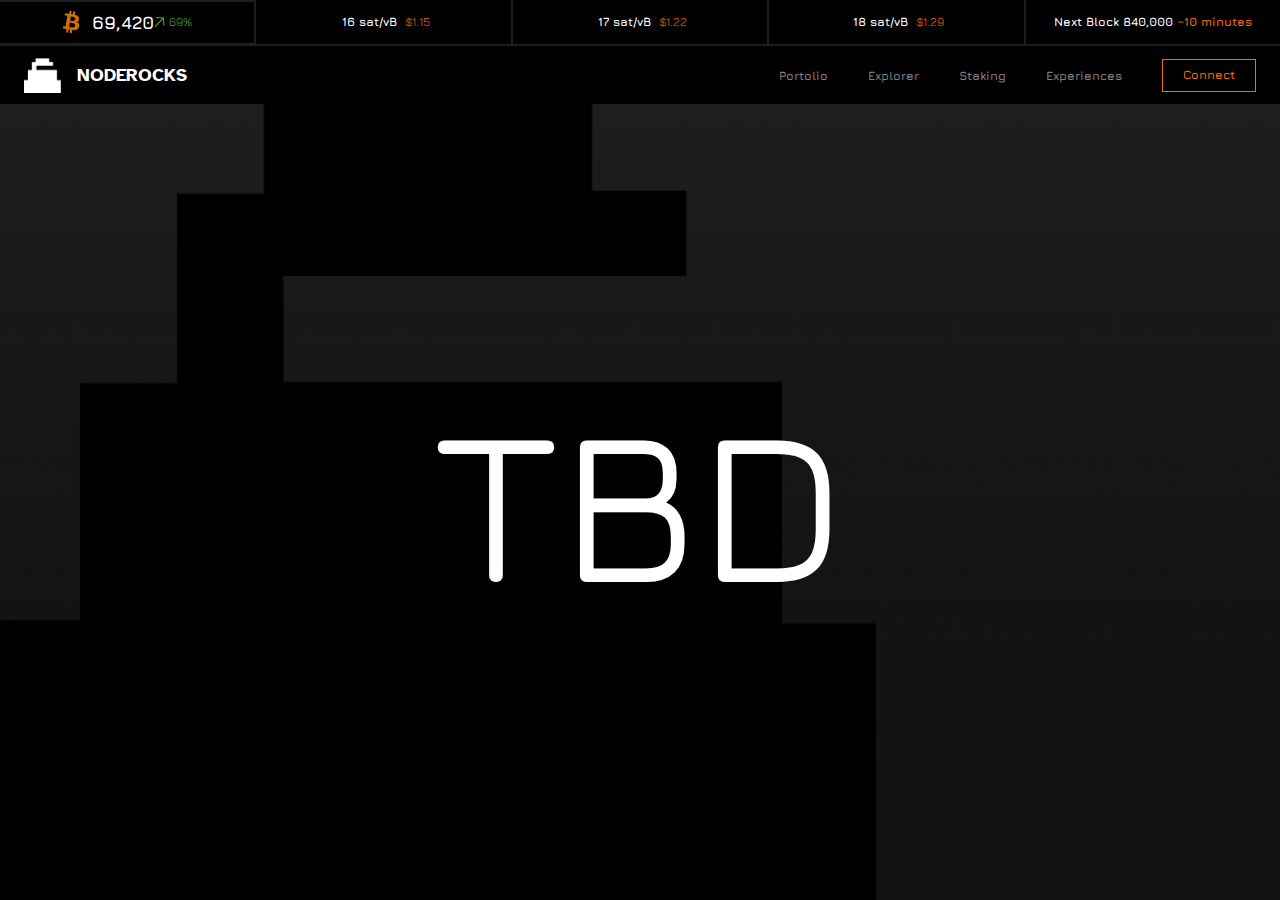
<file: index.html>
<!doctype html>
<html lang="en">

<head>
    <meta charset="utf-8">
    <meta name="viewport" content="width=device-width, initial-scale=1">
    <link rel="shortcut icon" href="./Assets/image/favicon.png" type="image/x-icon">
    <title>Landing Page</title>
    <link href="https://cdn.jsdelivr.net/npm/bootstrap@5.3.3/dist/css/bootstrap.min.css" rel="stylesheet"
        integrity="sha384-QWTKZyjpPEjISv5WaRU9OFeRpok6YctnYmDr5pNlyT2bRjXh0JMhjY6hW+ALEwIH" crossorigin="anonymous">
    <link rel="stylesheet" href="./Assets/css/root.css">
    <link rel="stylesheet" href="./Assets/css/style.css">
</head>

<body>
    <div class="min-h-screen d-flex flex-column">
        <div class="bg-dark-gray d-none d-md-block pb_1 ">
            <div class="d-flex align-items-center justify-content-center gap_2">
                <div
                    class="bg-black gap-lg-2 d-inline-flex bitcoin-counter flex-column flex-lg-row align-items-center justify-content-center">
                    <img width="18" height="26" src="./Assets/image/bitcoin-symbol.png" alt="">
                    <div class="d-flex">
                        <p class="ff-jura text-white text-3xl ms-1 fw-bolder">69,420</p>
                        <span class="d-flex align-items-center gap-1">
                            <img src="./Assets/image/Arrow-Up.svg" alt="">
                            <p class="text-base text_green ff-jura text-base ">69%</p>
                        </span>
                    </div>
                </div>
                <div
                    class="bg-black gap-xl-2 flex-column flex-lg-row d-inline-flex  sat-counter align-items-center justify-content-center">
                    <p class="ff-jura text-white text-base ms-xl-1 fw-bolder">16 sat/vB</p>
                    <p class="text-base text_orange ff-jura text-base ">$1.15</p>
                </div>
                <div
                    class="bg-black gap-xl-2 flex-column flex-lg-row d-inline-flex sat-counter-2 align-items-center justify-content-center">
                    <p class="ff-jura text-white text-base ms-1 fw-bolder">17 sat/vB</p>
                    <p class="text-base text_orange ff-jura text-base ">$1.22</p>
                </div>
                <div
                    class="bg-black gap-xl-2 flex-column flex-lg-row d-inline-flex sat-counter-3 align-items-center justify-content-center">
                    <p class="ff-jura text-white text-base ms-1 fw-bolder">18 sat/vB</p>
                    <p class="text-base text_orange ff-jura text-base ">$1.29</p>
                </div>
                <div class="bg-black next-block-nav">
                    <p class="ff-jura text-base text-white text-center text-xl-normal fw-bolder">Next Block 840,000
                        <span class="text_orange d-block d-lg-inline-flex">~10
                            minutes</span>
                    </p>
                </div>
            </div>
        </div>
        <div class="bg-black">
            <nav id="nav" class="container container-main">
                <div class="d-flex align-items-center justify-content-between px-4">
                    <a href="/" class="d-flex align-items-center gap-3 ">
                        <img width="37" height="35" src="./Assets/image/noderocks-logo.png" class="" alt="">
                        <p class="text-white ff-atinkson text-3xl fw-bolder d-none d-md-block">NODEROCKS</p>
                    </a>
                    <div id="nav_bar" class="d-flex flex-column justify-content-start w_100 w-md-auto overflow-auto">
                        <div class="d-flex flex-column align-items-center w-100">
                            <div id="counter-nav" class="bg-dark-gray w_100  d-md-none">
                                <div class="d-flex align-items-center gap_ 2 flex-column">
                                    <div
                                        class="bg-black gap-lg-2 d-inline-flex bitcoin-counter-mobile  align-items-center justify-content-center">
                                        <img width="18" height="26" src="./Assets/image/bitcoin-symbol.png" alt="">
                                        <div class="d-flex">
                                            <p class="ff-jura text-white text-3xl ms-1 fw-bolder">69,420</p>
                                            <span class="d-flex align-items-center gap-1">
                                                <img src="./Assets/image/Arrow-Up.svg" alt="">
                                                <p class="text-base text_green ff-jura text-base ">69%</p>
                                            </span>
                                        </div>
                                    </div>
                                    <div class="d-flex w-100 justify-content-center gap_2  counter-mobile-parent">
                                        <div
                                            class="bg-black gap-xl-2 flex-column flex-lg-row d-inline-flex  sat-counter-mobile align-items-center justify-content-center">
                                            <p class="ff-jura text-white text-base ms-xl-1 fw-bolder">16 sat/vB</p>
                                            <p class="text-base text_orange ff-jura text-base ">$1.15</p>
                                        </div>
                                        <div
                                            class="bg-black gap-xl-2 flex-column flex-lg-row d-inline-flex sat-counter-2 align-items-center justify-content-center">
                                            <p class="ff-jura text-white text-base ms-1 fw-bolder">17 sat/vB</p>
                                            <p class="text-base text_orange ff-jura text-base ">$1.22</p>
                                        </div>
                                        <div
                                            class="bg-black gap-xl-2 flex-column flex-lg-row d-inline-flex sat-counter-3 align-items-center justify-content-center">
                                            <p class="ff-jura text-white text-base ms-1 fw-bolder">18 sat/vB</p>
                                            <p class="text-base text_orange ff-jura text-base ">$1.29</p>
                                        </div>
                                    </div>
                                    <div class="w-100">
                                        <div class="bg-black next-block-nav-mobile">
                                            <p class="ff-jura text-base text-white text-center  fw-bolder">Next
                                                Block
                                                840,000
                                                <span class="text_orange d-md-block d-inline-flex">~10
                                                    minutes</span>
                                            </p>
                                        </div>
                                    </div>
                                </div>
                            </div>
                            <ul class="d-flex align-items-center flex-column flex-md-row gap-40 nav-bar">
                                <li class="py-5 py-md-0 nav-bar-link w-100 text-center"><a
                                        class="text-light-gray text-base ff-jura fw-bolder  " href="">Portolio</a></li>
                                <li class="py-5 py-md-0 nav-bar-link w-100 text-center"><a
                                        class="text-light-gray text-base ff-jura fw-bolder " href="">Explorer</a></li>
                                <li class="py-5 py-md-0 nav-bar-link w-100 text-center"><a
                                        class="text-light-gray text-base ff-jura fw-bolder "
                                        href="./staking-page.html">Staking</a></li>
                                <li class="py-5 py-md-0  w-100 text-center"><a
                                        class="text-light-gray text-base ff-jura fw-bolder " href="">Experiences</a>
                                </li>
                                <button type="button"
                                    class="text_orange ff-jura fw-bolder text-base nav-connect-btn d-none d-md-block">Connect</button>
                            </ul>
                            <button onclick="openNav()" class="mobile-nav-close-btn d-md-none"><img
                                    src="./Assets/image/connect-wallet-close-btn.svg" alt=""></button>
                        </div>
                    </div>
                    <div class="d-flex gap-4 d-md-none">
                        <button id="menu-btn" onclick="openNav()"
                            class="ff-jura text-light-gray nav-menu-btn">Menu</button>
                        <button type="button"
                            class="text_orange ff-jura fw-bolder text-base nav-connect-btn z-1">Connect</button>
                    </div>
                </div>
            </nav>
        </div>
        <div class="bg-dark-gray noderock-bg  d-flex align-items-center flex-grow-1">
            <div class="container container-main">
                <div class="  d-flex align-items-center justify-content-center">
                    <h1 class="landing-page-heading ff-jura text-white">TBD</h1>
                </div>
            </div>
        </div>
    </div>


    <script src="https://cdn.jsdelivr.net/npm/bootstrap@5.3.3/dist/js/bootstrap.bundle.min.js"
        integrity="sha384-YvpcrYf0tY3lHB60NNkmXc5s9fDVZLESaAA55NDzOxhy9GkcIdslK1eN7N6jIeHz"
        crossorigin="anonymous"></script>
    <script>
        function openNav() {
            const NavBar = document.getElementById("nav_bar")
            document.body.classList.toggle("overflow_hidden");
            const menuBtn = document.getElementById("menu-btn");
            const CounterNav = document.getElementById("counter-nav");
            CounterNav.classList.toggle("left_0")
            if (NavBar.classList.toggle("left_0")) {
                menuBtn.innerText = "Close Menu";
            }
            else {
                menuBtn.innerText = "Menu";
            }
        }
    </script>
</body>

</html>
</file>
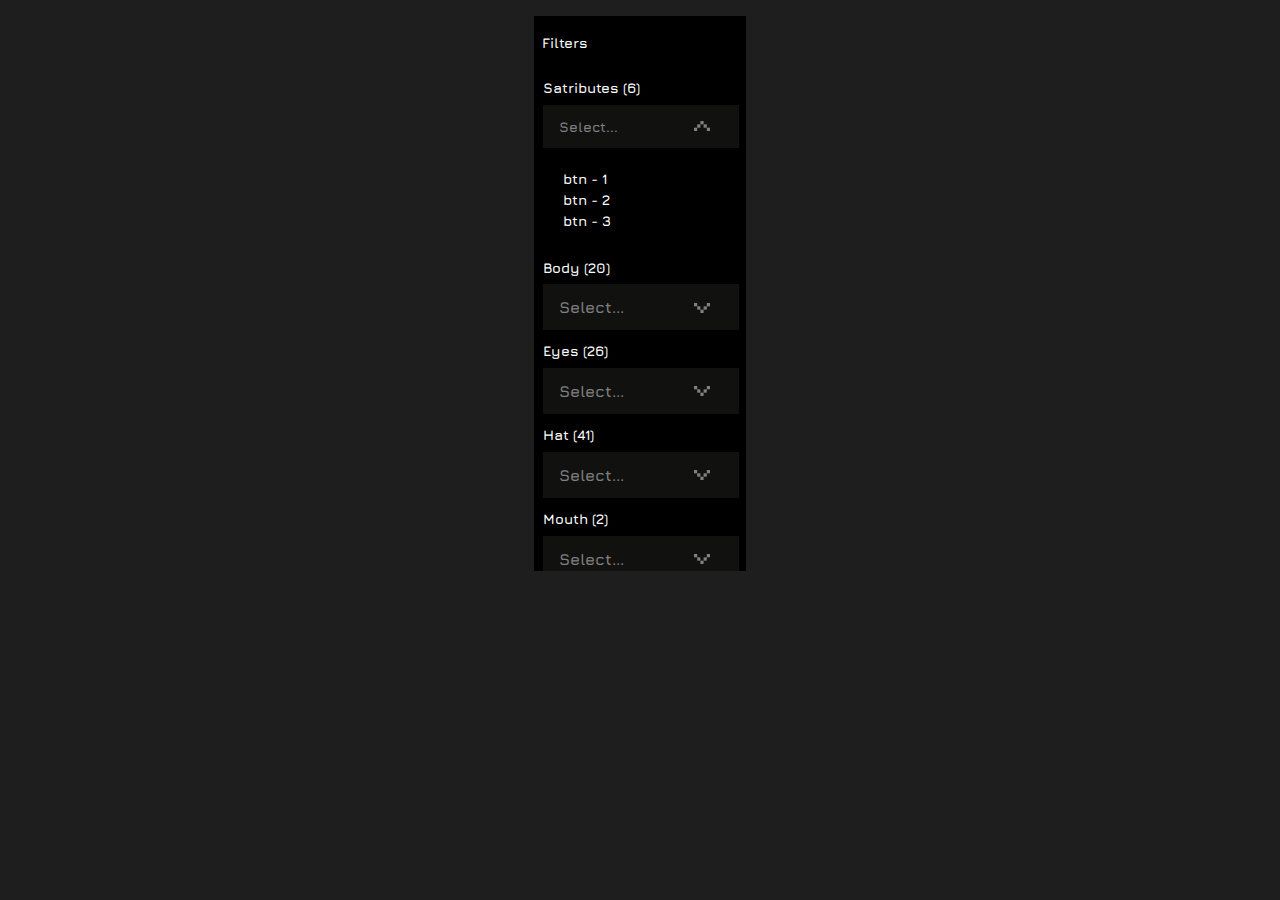
<file: filter-menu.html>
<!DOCTYPE html>
<html lang="en">

<head>
    <meta charset="utf-8">
    <meta name="viewport" content="width=device-width, initial-scale=1">
    <title>Bootstrap Demo</title>
    <link href="https://cdn.jsdelivr.net/npm/bootstrap@5.3.3/dist/css/bootstrap.min.css" rel="stylesheet"
        integrity="sha384-QWTKZyjpPEjISv5WaRU9OFeRpok6YctnYmDr5pNlyT2bRjXh0JMhjY6hW+ALEwIH" crossorigin="anonymous">
    <link rel="stylesheet" href="./Assets/css/style.css">
    <link rel="stylesheet" href="./Assets/css/root.css">
</head>

<body class="bg-dark-gray d-flex align-items-center justify-content-center">
    <div class="filter-menu bg-black d-flex flex-column justify-content-center mt-3">
        <h1 class="text-white text-sm ff-jura filter-heading fw-bolder ps-2">Filters</h1>
        <div class="accordion " id="accordionPanelsStayOpenExample">
            <div class="accordion-item pb-1">
                <h2 class="accordion-header ">
                    <h2 class="text-sm text-white ff-jura py-2 fw-bolder">Satributes (6)</h2>
                    <button class="accordion-button ff-jura text-sm mb-1 fw-bolder" type="button"
                        data-bs-toggle="collapse" data-bs-target="#panelsStayOpen-collapseOne" aria-expanded="true"
                        aria-controls="panelsStayOpen-collapseOne">
                        Select...
                    </button>
                </h2>
                <div id="panelsStayOpen-collapseOne" class="accordion-collapse collapse show">
                    <div class="accordion-body">
                        <p class="ff-jura text-sm fw-bolder">btn - 1</p>
                        <p class="ff-jura text-sm fw-bolder">btn - 2</p>
                        <p class="ff-jura text-sm fw-bolder">btn - 3</p>
                    </div>
                </div>
            </div>
            <div class="accordion-item pb-1">
                <h2 class="accordion-header">
                    <h2 class="text-sm text-white ff-jura py-2 fw-bolder">Body (20)</h2>
                    <button class="accordion-button collapsed ff-jura fw-bolder" type="button" data-bs-toggle="collapse"
                        data-bs-target="#panelsStayOpen-collapseTwo" aria-expanded="false"
                        aria-controls="panelsStayOpen-collapseTwo">
                        Select...
                    </button>
                </h2>
                <div id="panelsStayOpen-collapseTwo" class="accordion-collapse collapse">
                    <div class="accordion-body">
                        <p class="text-sm ff-jura fw-bolder">btn-1</p>
                        <p class="text-sm ff-jura fw-bolder">btn-2</p>
                        <p class="text-sm ff-jura fw-bolder">btn-3</p>
                    </div>
                </div>
            </div>
            <div class="accordion-item pb-1">
                <h2 class="accordion-header">
                    <h2 class="text-sm text-white ff-jura py-2 fw-bolder">Eyes (26)</h2>
                    <button class="accordion-button collapsed ff-jura fw-bolder" type="button" data-bs-toggle="collapse"
                        data-bs-target="#panelsStayOpen-collapseThree" aria-expanded="false"
                        aria-controls="panelsStayOpen-collapseThree">
                        Select...
                    </button>
                </h2>
                <div id="panelsStayOpen-collapseThree" class="accordion-collapse collapse">
                    <div class="accordion-body">
                        <p class="fw-bolder ff-jura text-sm">btn-1</p>
                        <p class="fw-bolder ff-jura text-sm">btn-2</p>
                        <p class="fw-bolder ff-jura text-sm">btn-3</p>
                    </div>
                </div>
            </div>
            <div class="accordion-item pb-1">
                <h2 class="accordion-header">
                    <h2 class="text-sm text-white ff-jura py-2 fw-bolder">Hat (41)</h2>
                    <button class="accordion-button collapsed fw-bolder ff-jura" type="button" data-bs-toggle="collapse"
                        data-bs-target="#panelsStayOpen-collapseFour" aria-expanded="false"
                        aria-controls="panelsStayOpen-collapseFour">
                        Select...
                    </button>
                </h2>
                <div id="panelsStayOpen-collapseFour" class="accordion-collapse collapse">
                    <div class="accordion-body">
                        <p class="fw-bolder ff-jura text-sm">btn-1</p>
                        <p class="fw-bolder ff-jura text-sm">btn-2</p>
                        <p class="fw-bolder ff-jura text-sm">btn-3</p>
                    </div>
                </div>
            </div>
            <div class="accordion-item pb-1">
                <h2 class="accordion-header">
                    <h2 class="text-sm text-white ff-jura py-2 fw-bolder">Mouth (2)</h2>
                    <button class="accordion-button collapsed fw-bolder ff-jura" type="button" data-bs-toggle="collapse"
                        data-bs-target="#panelsStayOpen-collapseFive" aria-expanded="false"
                        aria-controls="panelsStayOpen-collapseFive">
                        Select...
                    </button>
                </h2>
                <div id="panelsStayOpen-collapseFive" class="accordion-collapse collapse">
                    <div class="accordion-body">
                        <p class="fw-bolder text-sm ff-jura">btn-1</p>
                        <p class="fw-bolder text-sm ff-jura">btn-2</p>
                        <p class="fw-bolder text-sm ff-jura">btn-3</p>
                    </div>
                </div>
            </div>
        </div>
    </div>

    <script src="https://cdn.jsdelivr.net/npm/bootstrap@5.3.3/dist/js/bootstrap.bundle.min.js"
        integrity="sha384-YvpcrYf0tY3lHB60NNkmXc5s9fDVZLESaAA55NDzOxhy9GkcIdslK1eN7N6jIeHz"
        crossorigin="anonymous"></script>
</body>

</html>
</file>
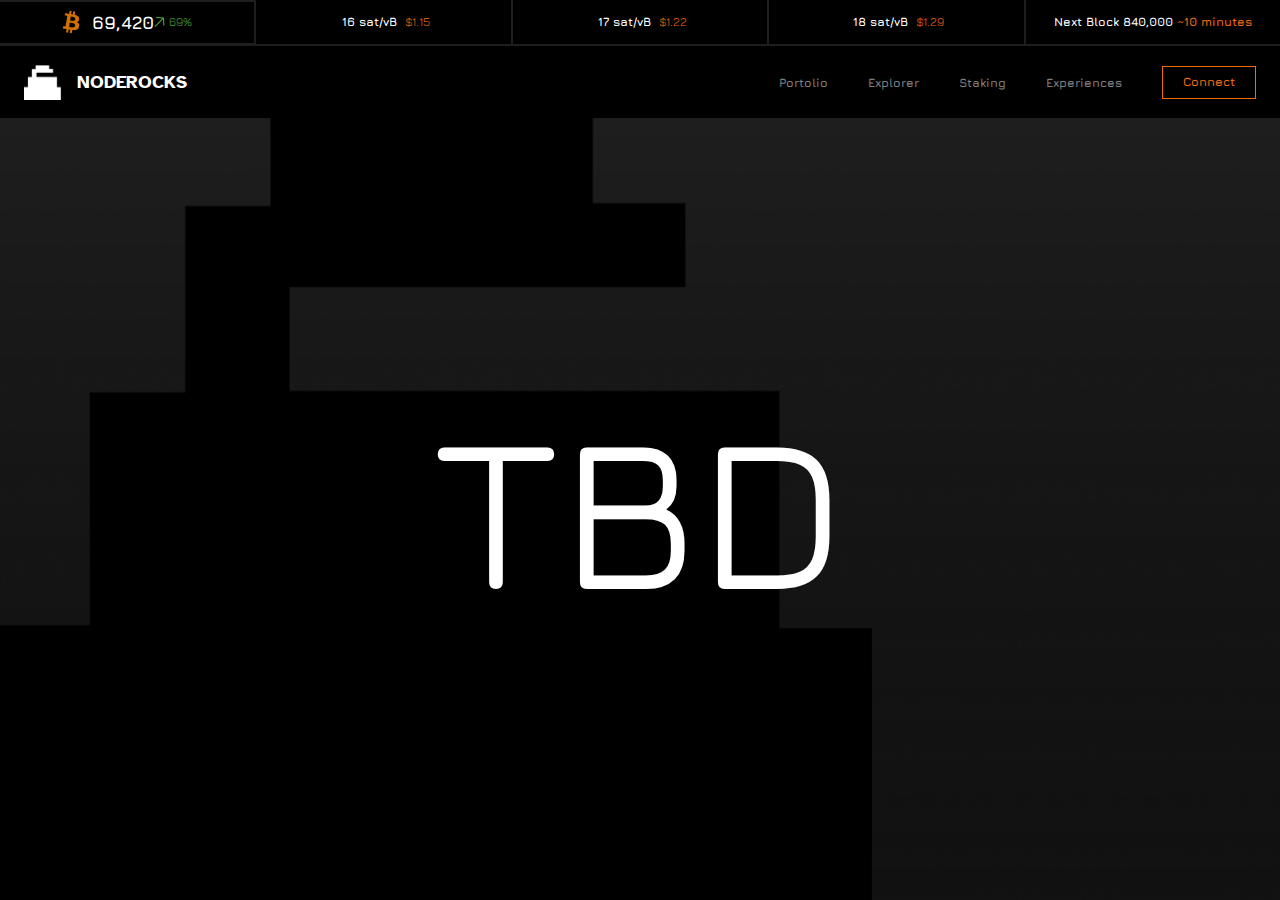
<file: landing-page.html>
<!doctype html>
<html lang="en">

<head>
    <meta charset="utf-8">
    <meta name="viewport" content="width=device-width, initial-scale=1">
    <link rel="shortcut icon" href="./Assets/image/noderocks-logo.png" type="image/x-icon">
    <title>Landing Page</title>
    <link href="https://cdn.jsdelivr.net/npm/bootstrap@5.3.3/dist/css/bootstrap.min.css" rel="stylesheet"
        integrity="sha384-QWTKZyjpPEjISv5WaRU9OFeRpok6YctnYmDr5pNlyT2bRjXh0JMhjY6hW+ALEwIH" crossorigin="anonymous">
    <link rel="stylesheet" href="./Assets/css/root.css">
    <link rel="stylesheet" href="./Assets/css/style.css">
</head>

<body>
    <div class="min-h-screen d-flex flex-column">
        <div class="bg-dark-gray d-none d-md-block pb_1 ">
            <div class="d-flex align-items-center justify-content-center gap_2">
                <div
                    class="bg-black gap-lg-2 d-inline-flex bitcoin-counter flex-column flex-lg-row align-items-center justify-content-center">
                    <img width="18" height="26" src="./Assets/image/bitcoin-symbol.png" alt="">
                    <div class="d-flex">
                        <p class="ff-jura text-white text-3xl ms-1 fw-bolder">69,420</p>
                        <span class="d-flex align-items-center gap-1">
                            <img src="./Assets/image/Arrow-Up.svg" alt="">
                            <p class="text-base text_green ff-jura text-base ">69%</p>
                        </span>
                    </div>
                </div>
                <div
                    class="bg-black gap-xl-2 flex-column flex-lg-row d-inline-flex  sat-counter align-items-center justify-content-center">
                    <p class="ff-jura text-white text-base ms-xl-1 fw-bolder">16 sat/vB</p>
                    <p class="text-base text_orange ff-jura text-base ">$1.15</p>
                </div>
                <div
                    class="bg-black gap-xl-2 flex-column flex-lg-row d-inline-flex sat-counter-2 align-items-center justify-content-center">
                    <p class="ff-jura text-white text-base ms-1 fw-bolder">17 sat/vB</p>
                    <p class="text-base text_orange ff-jura text-base ">$1.22</p>
                </div>
                <div
                    class="bg-black gap-xl-2 flex-column flex-lg-row d-inline-flex sat-counter-3 align-items-center justify-content-center">
                    <p class="ff-jura text-white text-base ms-1 fw-bolder">18 sat/vB</p>
                    <p class="text-base text_orange ff-jura text-base ">$1.29</p>
                </div>
                <div class="bg-black next-block-nav">
                    <p class="ff-jura text-base text-white text-center text-xl-normal fw-bolder">Next Block 840,000
                        <span class="text_orange d-block d-lg-inline-flex">~10
                            minutes</span>
                    </p>
                </div>
            </div>
        </div>
        <div class="bg-black">
            <nav id="nav" class="container container-main">
                <div class="d-flex align-items-center justify-content-between px-4">
                    <a href="/" class="d-flex align-items-center gap-3 ">
                        <img width="37" height="35" src="./Assets/image/noderocks-logo.png" class="" alt="">
                        <p class="text-white ff-atinkson text-3xl fw-bolder d-none d-md-block">NODEROCKS</p>
                    </a>
                    <div id="nav_bar" class="d-flex flex-column justify-content-start w_100 w-md-auto">
                        <div id="counter-nav" class="bg-dark-gray w_100  d-md-none">
                            <div class="d-flex align-items-center gap_ 2 flex-column">
                                <div
                                    class="bg-black gap-lg-2 d-inline-flex bitcoin-counter-mobile  align-items-center justify-content-center">
                                    <img width="18" height="26" src="./Assets/image/bitcoin-symbol.png" alt="">
                                    <div class="d-flex">
                                        <p class="ff-jura text-white text-3xl ms-1 fw-bolder">69,420</p>
                                        <span class="d-flex align-items-center gap-1">
                                            <img src="./Assets/image/Arrow-Up.svg" alt="">
                                            <p class="text-base text_green ff-jura text-base ">69%</p>
                                        </span>
                                    </div>
                                </div>
                                <div class="d-flex w-100 justify-content-center gap_2  counter-mobile-parent">
                                    <div
                                        class="bg-black gap-xl-2 flex-column flex-lg-row d-inline-flex  sat-counter-mobile align-items-center justify-content-center">
                                        <p class="ff-jura text-white text-base ms-xl-1 fw-bolder">16 sat/vB</p>
                                        <p class="text-base text_orange ff-jura text-base ">$1.15</p>
                                    </div>
                                    <div
                                        class="bg-black gap-xl-2 flex-column flex-lg-row d-inline-flex sat-counter-2 align-items-center justify-content-center">
                                        <p class="ff-jura text-white text-base ms-1 fw-bolder">17 sat/vB</p>
                                        <p class="text-base text_orange ff-jura text-base ">$1.22</p>
                                    </div>
                                    <div
                                        class="bg-black gap-xl-2 flex-column flex-lg-row d-inline-flex sat-counter-3 align-items-center justify-content-center">
                                        <p class="ff-jura text-white text-base ms-1 fw-bolder">18 sat/vB</p>
                                        <p class="text-base text_orange ff-jura text-base ">$1.29</p>
                                    </div>
                                </div>
                                <div class="w-100">
                                    <div class="bg-black next-block-nav-mobile">
                                        <p class="ff-jura text-base text-white text-center  fw-bolder">Next
                                            Block
                                            840,000
                                            <span class="text_orange d-md-block d-inline-flex">~10
                                                minutes</span>
                                        </p>
                                    </div>
                                </div>
                            </div>
                        </div>
                        <ul class="d-flex align-items-center flex-column flex-md-row gap-40 navbar">
                            <li class="pb-5 py-md-0 "><a
                                    class="text-light-gray text-base ff-jura fw-bolder nav-link-border "
                                    href="">Portolio</a></li>
                            <li class="pb-5 py-md-0"><a
                                    class="text-light-gray text-base ff-jura fw-bolder nav-link-border"
                                    href="">Explorer</a></li>
                            <li class="pb-5 py-md-0"><a
                                    class="text-light-gray text-base ff-jura fw-bolder nav-link-border"
                                    href="./staking-page.html">Staking</a></li>
                            <li class=" pt-md-0"><a class="text-light-gray text-base ff-jura fw-bolder "
                                    href="">Experiences</a></li>
                            <button type="button"
                                class="text_orange ff-jura fw-bolder text-base nav-connect-btn d-none d-md-block">Connect</button>
                        </ul>
                        <button onclick="openNav()" class="mobile-nav-close-btn d-md-none"><img
                                src="./Assets/image/connect-wallet-close-btn.svg" alt=""></button>
                    </div>
                    <div class="d-flex gap-4 d-md-none">
                        <button id="menu-btn" onclick="openNav()"
                            class="ff-jura text-light-gray nav-menu-btn">Menu</button>
                        <button type="button"
                            class="text_orange ff-jura fw-bolder text-base nav-connect-btn z-1">Connect</button>
                    </div>
                </div>
            </nav>
        </div>
        <div class="bg-dark-gray noderock-bg  d-flex align-items-center flex-grow-1">
            <div class="container container-main">
                <div class="  d-flex align-items-center justify-content-center">
                    <h1 class="landing-page-heading ff-jura text-white">TBD</h1>
                </div>
            </div>
        </div>
    </div>


    <script src="https://cdn.jsdelivr.net/npm/bootstrap@5.3.3/dist/js/bootstrap.bundle.min.js"
        integrity="sha384-YvpcrYf0tY3lHB60NNkmXc5s9fDVZLESaAA55NDzOxhy9GkcIdslK1eN7N6jIeHz"
        crossorigin="anonymous"></script>
    <script>
        function openNav() {
            const NavBar = document.getElementById("nav_bar")
            document.body.classList.toggle("overflow_hidden");
            const menuBtn = document.getElementById("menu-btn");
            const CounterNav = document.getElementById("counter-nav");
            CounterNav.classList.toggle("left_0")
            if (NavBar.classList.toggle("left_0")) {
                menuBtn.innerText = "Close Menu";
            }
            else {
                menuBtn.innerText = "Menu";
            }
        }
    </script>
</body>

</html>
</file>
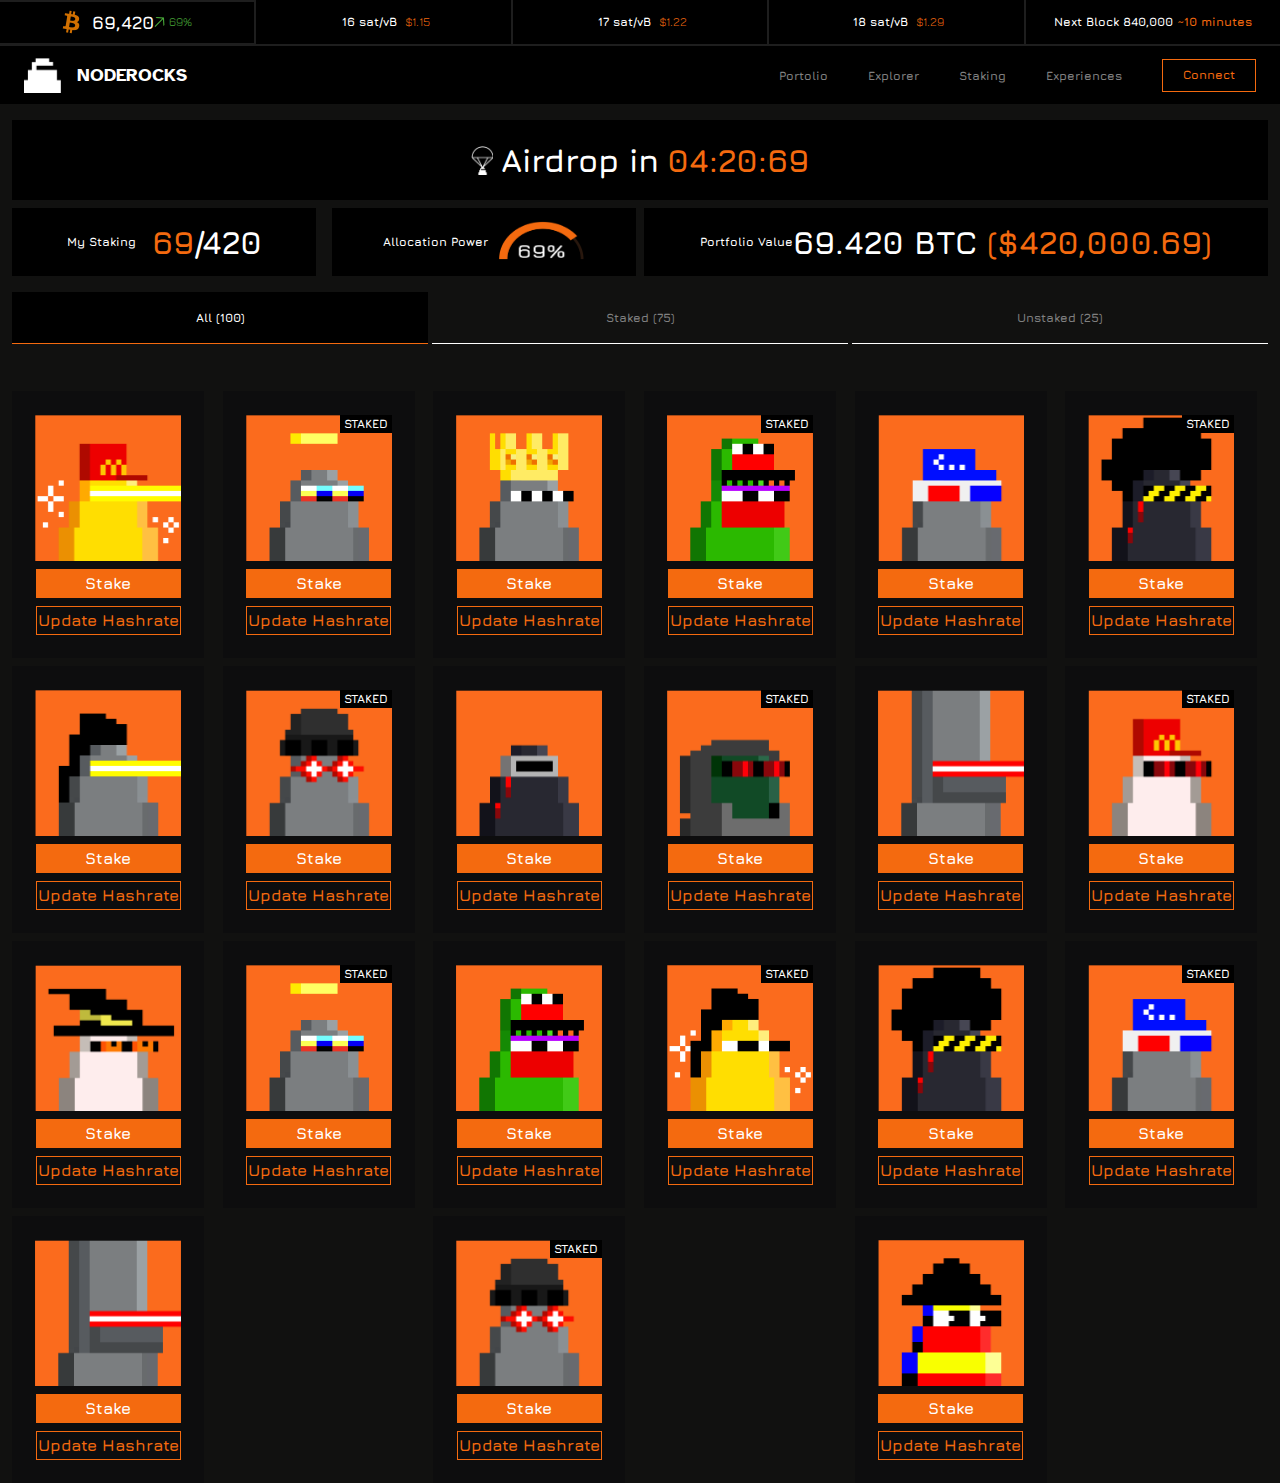
<file: staking-dashboard.html>
<!doctype html>
<html lang="en">

<head>
    <meta charset="utf-8">
    <meta name="viewport" content="width=device-width, initial-scale=1">
    <title>Staking Dashboard</title>
    <link rel="shortcut icon" href="./Assets/image/favicon.png" type="image/x-icon">
    <link href="https://cdn.jsdelivr.net/npm/bootstrap@5.3.3/dist/css/bootstrap.min.css" rel="stylesheet"
        integrity="sha384-QWTKZyjpPEjISv5WaRU9OFeRpok6YctnYmDr5pNlyT2bRjXh0JMhjY6hW+ALEwIH" crossorigin="anonymous">
    <link rel="stylesheet" href="./Assets/css/root.css">
    <link rel="stylesheet" href="./Assets/css/style.css">
</head>

<body>

    <div class="min-h-screen bg_gray d-flex flex-column">
        <div class="bg-dark-gray d-none d-md-block pb_1 ">
            <div class="d-flex align-items-center justify-content-center gap_2">
                <div
                    class="bg-black gap-lg-2 d-inline-flex bitcoin-counter flex-column flex-lg-row align-items-center justify-content-center">
                    <img width="18" height="26" src="./Assets/image/bitcoin-symbol.png" alt="">
                    <div class="d-flex">
                        <p class="ff-jura text-white text-3xl ms-1 fw-bolder">69,420</p>
                        <span class="d-flex align-items-center gap-1">
                            <img src="./Assets/image/Arrow-Up.svg" alt="">
                            <p class="text-base text_green ff-jura text-base ">69%</p>
                        </span>
                    </div>
                </div>
                <div
                    class="bg-black gap-xl-2 flex-column flex-lg-row d-inline-flex  sat-counter align-items-center justify-content-center">
                    <p class="ff-jura text-white text-base ms-xl-1 fw-bolder">16 sat/vB</p>
                    <p class="text-base text_orange ff-jura text-base ">$1.15</p>
                </div>
                <div
                    class="bg-black gap-xl-2 flex-column flex-lg-row d-inline-flex sat-counter-2 align-items-center justify-content-center">
                    <p class="ff-jura text-white text-base ms-1 fw-bolder">17 sat/vB</p>
                    <p class="text-base text_orange ff-jura text-base ">$1.22</p>
                </div>
                <div
                    class="bg-black gap-xl-2 flex-column flex-lg-row d-inline-flex sat-counter-3 align-items-center justify-content-center">
                    <p class="ff-jura text-white text-base ms-1 fw-bolder">18 sat/vB</p>
                    <p class="text-base text_orange ff-jura text-base ">$1.29</p>
                </div>
                <div class="bg-black next-block-nav">
                    <p class="ff-jura text-base text-white text-center text-xl-normal fw-bolder">Next Block 840,000
                        <span class="text_orange d-block d-lg-inline-flex">~10
                            minutes</span>
                    </p>
                </div>
            </div>
        </div>
        <!-- Nav bar -->
        <div class="bg-black">
            <nav id="nav" class="container container-main">
                <div class="d-flex align-items-center justify-content-between px-4">
                    <a href="/" class="d-flex align-items-center gap-3 ">
                        <img width="37" height="35" src="./Assets/image/noderocks-logo.png" class="" alt="">
                        <p class="text-white ff-atinkson text-3xl fw-bolder d-none d-md-block">NODEROCKS</p>
                    </a>
                    <div id="nav_bar" class="d-flex flex-column justify-content-start w_100 w-md-auto overflow-auto">
                        <div class="d-flex flex-column align-items-center w-100">
                            <div id="counter-nav" class="bg-dark-gray w_100  d-md-none">
                                <div class="d-flex align-items-center gap_ 2 flex-column">
                                    <div
                                        class="bg-black gap-lg-2 d-inline-flex bitcoin-counter-mobile  align-items-center justify-content-center">
                                        <img width="18" height="26" src="./Assets/image/bitcoin-symbol.png" alt="">
                                        <div class="d-flex">
                                            <p class="ff-jura text-white text-3xl ms-1 fw-bolder">69,420</p>
                                            <span class="d-flex align-items-center gap-1">
                                                <img src="./Assets/image/Arrow-Up.svg" alt="">
                                                <p class="text-base text_green ff-jura text-base ">69%</p>
                                            </span>
                                        </div>
                                    </div>
                                    <div class="d-flex w-100 justify-content-center gap_2  counter-mobile-parent">
                                        <div
                                            class="bg-black gap-xl-2 flex-column flex-lg-row d-inline-flex  sat-counter-mobile align-items-center justify-content-center">
                                            <p class="ff-jura text-white text-base ms-xl-1 fw-bolder">16 sat/vB</p>
                                            <p class="text-base text_orange ff-jura text-base ">$1.15</p>
                                        </div>
                                        <div
                                            class="bg-black gap-xl-2 flex-column flex-lg-row d-inline-flex sat-counter-2 align-items-center justify-content-center">
                                            <p class="ff-jura text-white text-base ms-1 fw-bolder">17 sat/vB</p>
                                            <p class="text-base text_orange ff-jura text-base ">$1.22</p>
                                        </div>
                                        <div
                                            class="bg-black gap-xl-2 flex-column flex-lg-row d-inline-flex sat-counter-3 align-items-center justify-content-center">
                                            <p class="ff-jura text-white text-base ms-1 fw-bolder">18 sat/vB</p>
                                            <p class="text-base text_orange ff-jura text-base ">$1.29</p>
                                        </div>
                                    </div>
                                    <div class="w-100">
                                        <div class="bg-black next-block-nav-mobile">
                                            <p class="ff-jura text-base text-white text-center  fw-bolder">Next
                                                Block
                                                840,000
                                                <span class="text_orange d-md-block d-inline-flex">~10
                                                    minutes</span>
                                            </p>
                                        </div>
                                    </div>
                                </div>
                            </div>
                            <ul class="d-flex align-items-center flex-column flex-md-row  gap-40 nav-bar">
                                <li class=" py-5 py-md-0 nav-bar-link w-100 text-center">
                                    <a class="text-light-gray text-base ff-jura fw-bolder  " href="">Portolio</a>
                                </li>
                                <li class=" py-5 py-md-0 nav-bar-link w-100 text-center">
                                    <a class="text-light-gray text-base ff-jura fw-bolder" href="">Explorer</a>
                                </li>
                                <li class=" py-5 py-md-0 nav-bar-link w-100 text-center">
                                    <a class="text-light-gray text-base ff-jura fw-bolder"
                                        href="./staking-page.html">Staking</a>
                                </li>
                                <li class=" py-5 py-md-0 w-100 text-center">
                                    <a class="text-light-gray text-base ff-jura fw-bolder " href="">Experiences</a>
                                </li>
                                <button type="button"
                                    class="text_orange ff-jura fw-bolder text-base nav-connect-btn d-none d-md-block">Connect</button>
                            </ul>
                            <button onclick="openNav()" class="mobile-nav-close-btn d-md-none"><img
                                    src="./Assets/image/connect-wallet-close-btn.svg" alt=""></button>
                        </div>
                    </div>
                    <div class="d-flex gap-4 d-md-none">
                        <button id="menu-btn" onclick="openNav()"
                            class="ff-jura text-light-gray nav-menu-btn">Menu</button>
                        <button type="button"
                            class="text_orange ff-jura fw-bolder text-base nav-connect-btn z-1 ">Connect</button>
                    </div>
                </div>
            </nav>
        </div>
        <!-- Airdrop , my stake , portfolio  value -->
        <div class="container container-main d-none  d-md-block">
            <!-- airdrop -->
            <div class="bg-black d-flex align-items-center justify-content-center mt-3 py-3 gap-2 d-none d-lg-flex">
                <img width="22" height="29" src="./Assets/image/Airdrop-icon.png" alt="">
                <p class="ff-jura text-5xl fw-bolder text-white">Airdrop in</p>
                <p class="text_orange text-5xl  ff-jura fw-bolder">04:20:69</p>
            </div>
            <!-- staking , power, value -->
            <div class="mt-2 d-flex flex-wrap flex-lg-nowrap justify-content-center  gap-2">
                <!-- my staking -->
                <div class="d-flex w-100 gap-3 ">
                    <div class="bg-black d-flex align-items-center gap-3 justify-content-center my-staking-box">
                        <p class="text-base ff-jura fw-bolder text-white">My Staking</p>
                        <p class="fw-bolder text-5xl text-white ff-jura"><span class="text_orange">69</span>/420</p>
                    </div>
                    <!-- allocation power -->
                    <div class="bg-black d-flex align-items-center gap-2 justify-content-center allocation-power-box">
                        <p class="text-white ff-jura text-base fw-bolder">Allocation Power</p>
                        <img src="./Assets/image/Allocation-power.png" width="89" height="50" class="py-1" alt="">
                    </div>
                </div>
                <!-- portfolio value -->
                <div class="bg-black d-flex align-items-center justify-content-center portfolio-value-box">
                    <p class="text-base ff-jura text-white fw-bolder">Portfolio Value</p>
                    <p class="text-5xl text-white ff-jura fw-bolder ">69.420 BTC <span
                            class="text_orange">($420,000.69)</span></p>
                </div>
            </div>
        </div>
        <!-- Tabs stake , unstake -->
        <div class="bg_gray">
            <div class="container  container-main">
                <div class="stake-tabs mt-3">
                    <nav class="">
                        <div class="nav nav-tabs flex-nowrap   gap-1" id="nav-tab" role="tablist">
                            <button class="nav-link active ff-jura text-base fw-bolder flex-nowrap flex-md-wrap "
                                id="nav-home-tab" data-bs-toggle="tab" data-bs-target="#nav-home" type="button"
                                role="tab" aria-controls="nav-home" aria-selected="true">All (100)</button>
                            <button class="nav-link ff-jura text-base fw-bolder " id="nav-profile-tab"
                                data-bs-toggle="tab" data-bs-target="#nav-profile" type="button" role="tab"
                                aria-controls="nav-profile" aria-selected="false">Staked
                                (75)</button>
                            <button class="nav-link ff-jura text-base fw-bolder " id="nav-contact-tab"
                                data-bs-toggle="tab" data-bs-target="#nav-contact" type="button" role="tab"
                                aria-controls="nav-contact" aria-selected="false">Unstaked
                                (25)</button>
                        </div>
                    </nav>
                    <div class="tab-content bg_gray" id="nav-tabContent">
                        <div class="tab-pane fade show active" id="nav-home" role="tabpanel"
                            aria-labelledby="nav-home-tab">
                            <!-- unstaked -->
                            <div class="container  container-main text-center mt-5">
                                <div class="row  row-cols-7  gap-2">
                                    <!-- unstaked -->
                                    <div class="col">
                                        <div class="d-flex flex-column align-items-center unstaked-box">
                                            <img width="146" height="146" src="./Assets/image/unstake-img1.png" alt="">
                                            <button
                                                class="bg_orange text-white ff-jura text-xs fw-bolder w-100 stake-btn mt-2">Stake</button>
                                            <button
                                                class=" text_orange bg-transparent ff-jura text-xs fw-bolder w-100 update-hashrate-btn mt-2">Update
                                                Hashrate</button>
                                        </div>
                                    </div>
                                    <!-- staked -->
                                    <div class="col">
                                        <div class="d-flex flex-column align-items-center unstaked-box">
                                            <div class="position-relative">
                                                <img width="146" height="146" src="./Assets/image/staked-img1.png"
                                                    alt="">
                                                <p
                                                    class="bg-black text-white ff-jura  text-base fw-bolder position-absolute top-0 end-0 px-1">
                                                    STAKED</p>
                                            </div>
                                            <button
                                                class="bg_orange text-white ff-jura text-xs fw-bolder w-100 stake-btn mt-2">Stake</button>
                                            <button
                                                class=" text_orange bg-transparent ff-jura text-xs fw-bolder w-100 update-hashrate-btn mt-2">Update
                                                Hashrate</button>
                                        </div>
                                    </div>
                                    <!-- unstaked -->
                                    <div class="col">
                                        <div class="d-flex flex-column align-items-center unstaked-box">
                                            <img width="146" height="146" src="./Assets/image/unstake-img2.png" alt="">
                                            <button
                                                class="bg_orange text-white ff-jura text-xs fw-bolder w-100 stake-btn mt-2">Stake</button>
                                            <button
                                                class=" text_orange bg-transparent ff-jura text-xs fw-bolder w-100 update-hashrate-btn mt-2">Update
                                                Hashrate</button>
                                        </div>
                                    </div>
                                    <!-- staked -->
                                    <div class="col">
                                        <div class="d-flex flex-column align-items-center unstaked-box">
                                            <div class="position-relative">
                                                <img width="146" height="146" src="./Assets/image/staked-img2.png"
                                                    alt="">
                                                <p
                                                    class="bg-black text-white ff-jura  text-base fw-bolder position-absolute top-0 end-0 px-1">
                                                    STAKED</p>
                                            </div>
                                            <button
                                                class="bg_orange text-white ff-jura text-xs fw-bolder w-100 stake-btn mt-2">Stake</button>
                                            <button
                                                class=" text_orange bg-transparent ff-jura text-xs fw-bolder w-100 update-hashrate-btn mt-2">Update
                                                Hashrate</button>
                                        </div>
                                    </div>
                                    <!-- unstaked -->
                                    <div class="col">
                                        <div class="d-flex flex-column align-items-center unstaked-box">
                                            <img width="146" height="146" src="./Assets/image/unstake-img3.png" alt="">
                                            <button
                                                class="bg_orange text-white ff-jura text-xs fw-bolder w-100 stake-btn mt-2">Stake</button>
                                            <button
                                                class=" text_orange bg-transparent ff-jura text-xs fw-bolder w-100 update-hashrate-btn mt-2">Update
                                                Hashrate</button>
                                        </div>
                                    </div>
                                    <!-- staked -->
                                    <div class="col">
                                        <div class="d-flex flex-column align-items-center unstaked-box">
                                            <div class="position-relative">
                                                <img width="146" height="146" src="./Assets/image/staked-img3.png"
                                                    alt="">
                                                <p
                                                    class="bg-black text-white ff-jura  text-base fw-bolder position-absolute top-0 end-0 px-1">
                                                    STAKED</p>
                                            </div>
                                            <button
                                                class="bg_orange text-white ff-jura text-xs fw-bolder w-100 stake-btn mt-2">Stake</button>
                                            <button
                                                class=" text_orange bg-transparent ff-jura text-xs fw-bolder w-100 update-hashrate-btn mt-2">Update
                                                Hashrate</button>
                                        </div>
                                    </div>
                                    <!-- unstaked -->
                                    <div class="col">
                                        <div class="d-flex flex-column align-items-center unstaked-box">
                                            <img width="146" height="146" src="./Assets/image/unstake-img4.png" alt="">
                                            <button
                                                class="bg_orange text-white ff-jura text-xs fw-bolder w-100 stake-btn mt-2">Stake</button>
                                            <button
                                                class=" text_orange bg-transparent ff-jura text-xs fw-bolder w-100 update-hashrate-btn mt-2">Update
                                                Hashrate</button>
                                        </div>
                                    </div>

                                    <!-- staked -->
                                    <div class="col">
                                        <div class="d-flex flex-column align-items-center unstaked-box">
                                            <div class="position-relative">
                                                <img width="146" height="146" src="./Assets/image/staked-img4.png"
                                                    alt="">
                                                <p
                                                    class="bg-black text-white ff-jura  text-base fw-bolder position-absolute top-0 end-0 px-1">
                                                    STAKED</p>
                                            </div>
                                            <button
                                                class="bg_orange text-white ff-jura text-xs fw-bolder w-100 stake-btn mt-2">Stake</button>
                                            <button
                                                class=" text_orange bg-transparent ff-jura text-xs fw-bolder w-100 update-hashrate-btn mt-2">Update
                                                Hashrate</button>
                                        </div>
                                    </div>
                                    <!-- unstaked -->
                                    <div class="col">
                                        <div class="d-flex flex-column align-items-center unstaked-box">
                                            <img width="146" height="146" src="./Assets/image/unstake-img5.png" alt="">
                                            <button
                                                class="bg_orange text-white ff-jura text-xs fw-bolder w-100 stake-btn mt-2">Stake</button>
                                            <button
                                                class=" text_orange bg-transparent ff-jura text-xs fw-bolder w-100 update-hashrate-btn mt-2">Update
                                                Hashrate</button>
                                        </div>
                                    </div>
                                    <!-- staked -->
                                    <div class="col">
                                        <div class="d-flex flex-column align-items-center unstaked-box">
                                            <div class="position-relative">
                                                <img width="146" height="146" src="./Assets/image/staked-img5.png"
                                                    alt="">
                                                <p
                                                    class="bg-black text-white ff-jura  text-base fw-bolder position-absolute top-0 end-0 px-1">
                                                    STAKED</p>
                                            </div>
                                            <button
                                                class="bg_orange text-white ff-jura text-xs fw-bolder w-100 stake-btn mt-2">Stake</button>
                                            <button
                                                class=" text_orange bg-transparent ff-jura text-xs fw-bolder w-100 update-hashrate-btn mt-2">Update
                                                Hashrate</button>
                                        </div>
                                    </div>
                                    <!-- unstaked -->
                                    <div class="col">
                                        <div class="d-flex flex-column align-items-center unstaked-box">
                                            <img width="146" height="146" src="./Assets/image/unstake-img6.png" alt="">
                                            <button
                                                class="bg_orange text-white ff-jura text-xs fw-bolder w-100 stake-btn mt-2">Stake</button>
                                            <button
                                                class=" text_orange bg-transparent ff-jura text-xs fw-bolder w-100 update-hashrate-btn mt-2">Update
                                                Hashrate</button>
                                        </div>
                                    </div>
                                    <!-- staked -->
                                    <div class="col">
                                        <div class="d-flex flex-column align-items-center unstaked-box">
                                            <div class="position-relative">
                                                <img width="146" height="146" src="./Assets/image/staked-img6.png"
                                                    alt="">
                                                <p
                                                    class="bg-black text-white ff-jura  text-base fw-bolder position-absolute top-0 end-0 px-1">
                                                    STAKED</p>
                                            </div>
                                            <button
                                                class="bg_orange text-white ff-jura text-xs fw-bolder w-100 stake-btn mt-2">Stake</button>
                                            <button
                                                class=" text_orange bg-transparent ff-jura text-xs fw-bolder w-100 update-hashrate-btn mt-2">Update
                                                Hashrate</button>
                                        </div>
                                    </div>

                                    <!-- unstaked -->
                                    <div class="col">
                                        <div class="d-flex flex-column align-items-center unstaked-box">
                                            <img width="146" height="146" src="./Assets/image/unstake-img7.png" alt="">
                                            <button
                                                class="bg_orange text-white ff-jura text-xs fw-bolder w-100 stake-btn mt-2">Stake</button>
                                            <button
                                                class=" text_orange bg-transparent ff-jura text-xs fw-bolder w-100 update-hashrate-btn mt-2">Update
                                                Hashrate</button>
                                        </div>
                                    </div>

                                    <!-- staked -->
                                    <div class="col">
                                        <div class="d-flex flex-column align-items-center unstaked-box">
                                            <div class="position-relative">
                                                <img width="146" height="146" src="./Assets/image/staked-img1.png"
                                                    alt="">
                                                <p
                                                    class="bg-black text-white ff-jura  text-base fw-bolder position-absolute top-0 end-0 px-1">
                                                    STAKED</p>
                                            </div>
                                            <button
                                                class="bg_orange text-white ff-jura text-xs fw-bolder w-100 stake-btn mt-2">Stake</button>
                                            <button
                                                class=" text_orange bg-transparent ff-jura text-xs fw-bolder w-100 update-hashrate-btn mt-2">Update
                                                Hashrate</button>
                                        </div>
                                    </div>


                                    <!-- unstaked -->
                                    <div class="col">
                                        <div class="d-flex flex-column align-items-center unstaked-box">
                                            <img width="146" height="146" src="./Assets/image/staked-img2.png" alt="">
                                            <button
                                                class="bg_orange text-white ff-jura text-xs fw-bolder w-100 stake-btn mt-2">Stake</button>
                                            <button
                                                class=" text_orange bg-transparent ff-jura text-xs fw-bolder w-100 update-hashrate-btn mt-2">Update
                                                Hashrate</button>
                                        </div>
                                    </div>
                                    <!-- staked -->
                                    <div class="col">
                                        <div class="d-flex flex-column align-items-center unstaked-box">
                                            <div class="position-relative">
                                                <img width="146" height="146" src="./Assets/image/staked-img7.png"
                                                    alt="">
                                                <p
                                                    class="bg-black text-white ff-jura  text-base fw-bolder position-absolute top-0 end-0 px-1">
                                                    STAKED</p>
                                            </div>
                                            <button
                                                class="bg_orange text-white ff-jura text-xs fw-bolder w-100 stake-btn mt-2">Stake</button>
                                            <button
                                                class=" text_orange bg-transparent ff-jura text-xs fw-bolder w-100 update-hashrate-btn mt-2">Update
                                                Hashrate</button>
                                        </div>
                                    </div>
                                    <!-- unstaked -->
                                    <div class="col">
                                        <div class="d-flex flex-column align-items-center unstaked-box">
                                            <img width="146" height="146" src="./Assets/image/staked-img3.png" alt="">
                                            <button
                                                class="bg_orange text-white ff-jura text-xs fw-bolder w-100 stake-btn mt-2">Stake</button>
                                            <button
                                                class=" text_orange bg-transparent ff-jura text-xs fw-bolder w-100 update-hashrate-btn mt-2">Update
                                                Hashrate</button>
                                        </div>
                                    </div>
                                    <!-- staked -->
                                    <div class="col">
                                        <div class="d-flex flex-column align-items-center unstaked-box">
                                            <div class="position-relative">
                                                <img width="146" height="146" src="./Assets/image/unstake-img3.png"
                                                    alt="">
                                                <p
                                                    class="bg-black text-white ff-jura  text-base fw-bolder position-absolute top-0 end-0 px-1">
                                                    STAKED</p>
                                            </div>
                                            <button
                                                class="bg_orange text-white ff-jura text-xs fw-bolder w-100 stake-btn mt-2">Stake</button>
                                            <button
                                                class=" text_orange bg-transparent ff-jura text-xs fw-bolder w-100 update-hashrate-btn mt-2">Update
                                                Hashrate</button>
                                        </div>
                                    </div>


                                    <!-- unstaked -->
                                    <div class="col">
                                        <div class="d-flex flex-column align-items-center unstaked-box">
                                            <img width="146" height="146" src="./Assets/image/unstake-img6.png" alt="">
                                            <button
                                                class="bg_orange text-white ff-jura text-xs fw-bolder w-100 stake-btn mt-2">Stake</button>
                                            <button
                                                class=" text_orange bg-transparent ff-jura text-xs fw-bolder w-100 update-hashrate-btn mt-2">Update
                                                Hashrate</button>
                                        </div>
                                    </div>
                                    <!-- staked -->
                                    <div class="col">
                                        <div class="d-flex flex-column align-items-center unstaked-box">
                                            <div class="position-relative">
                                                <img width="146" height="146" src="./Assets/image/staked-img4.png"
                                                    alt="">
                                                <p
                                                    class="bg-black text-white ff-jura  text-base fw-bolder position-absolute top-0 end-0 px-1">
                                                    STAKED</p>
                                            </div>
                                            <button
                                                class="bg_orange text-white ff-jura text-xs fw-bolder w-100 stake-btn mt-2">Stake</button>
                                            <button
                                                class=" text_orange bg-transparent ff-jura text-xs fw-bolder w-100 update-hashrate-btn mt-2">Update
                                                Hashrate</button>
                                        </div>
                                    </div>
                                    <!-- unstaked -->
                                    <div class="col">
                                        <div class="d-flex flex-column align-items-center unstaked-box">
                                            <img width="146" height="146" src="./Assets/image/unstake-img8.png" alt="">
                                            <button
                                                class="bg_orange text-white ff-jura text-xs fw-bolder w-100 stake-btn mt-2">Stake</button>
                                            <button
                                                class=" text_orange bg-transparent ff-jura text-xs fw-bolder w-100 update-hashrate-btn mt-2">Update
                                                Hashrate</button>
                                        </div>
                                    </div>


                                </div>
                            </div>
                        </div>
                        <div class="tab-pane fade" id="nav-profile" role="tabpanel" aria-labelledby="nav-profile-tab">
                            <div class="container  container-main text-center mt-5">
                                <div class="row row-cols-7 gap-2">

                                    <!-- staked -->
                                    <div class="col">
                                        <div class="d-flex flex-column align-items-center unstaked-box">
                                            <div class="position-relative">
                                                <img width="146" height="146" src="./Assets/image/staked-img1.png"
                                                    alt="">
                                                <p
                                                    class="bg-black text-white ff-jura  text-base fw-bolder position-absolute top-0 end-0 px-1">
                                                    STAKED</p>
                                            </div>
                                            <button
                                                class="bg_orange text-white ff-jura text-xs fw-bolder w-100 stake-btn mt-2">Stake</button>
                                            <button
                                                class=" text_orange bg-transparent ff-jura text-xs fw-bolder w-100 update-hashrate-btn mt-2">Update
                                                Hashrate</button>
                                        </div>
                                    </div>

                                    <!-- staked -->
                                    <div class="col">
                                        <div class="d-flex flex-column align-items-center unstaked-box">
                                            <div class="position-relative">
                                                <img width="146" height="146" src="./Assets/image/staked-img2.png"
                                                    alt="">
                                                <p
                                                    class="bg-black text-white ff-jura  text-base fw-bolder position-absolute top-0 end-0 px-1">
                                                    STAKED</p>
                                            </div>
                                            <button
                                                class="bg_orange text-white ff-jura text-xs fw-bolder w-100 stake-btn mt-2">Stake</button>
                                            <button
                                                class=" text_orange bg-transparent ff-jura text-xs fw-bolder w-100 update-hashrate-btn mt-2">Update
                                                Hashrate</button>
                                        </div>
                                    </div>

                                    <!-- staked -->
                                    <div class="col">
                                        <div class="d-flex flex-column align-items-center unstaked-box">
                                            <div class="position-relative">
                                                <img width="146" height="146" src="./Assets/image/staked-img3.png"
                                                    alt="">
                                                <p
                                                    class="bg-black text-white ff-jura  text-base fw-bolder position-absolute top-0 end-0 px-1">
                                                    STAKED</p>
                                            </div>
                                            <button
                                                class="bg_orange text-white ff-jura text-xs fw-bolder w-100 stake-btn mt-2">Stake</button>
                                            <button
                                                class=" text_orange bg-transparent ff-jura text-xs fw-bolder w-100 update-hashrate-btn mt-2">Update
                                                Hashrate</button>
                                        </div>
                                    </div>


                                    <!-- staked -->
                                    <div class="col">
                                        <div class="d-flex flex-column align-items-center unstaked-box">
                                            <div class="position-relative">
                                                <img width="146" height="146" src="./Assets/image/staked-img4.png"
                                                    alt="">
                                                <p
                                                    class="bg-black text-white ff-jura  text-base fw-bolder position-absolute top-0 end-0 px-1">
                                                    STAKED</p>
                                            </div>
                                            <button
                                                class="bg_orange text-white ff-jura text-xs fw-bolder w-100 stake-btn mt-2">Stake</button>
                                            <button
                                                class=" text_orange bg-transparent ff-jura text-xs fw-bolder w-100 update-hashrate-btn mt-2">Update
                                                Hashrate</button>
                                        </div>
                                    </div>

                                    <!-- staked -->
                                    <div class="col">
                                        <div class="d-flex flex-column align-items-center unstaked-box">
                                            <div class="position-relative">
                                                <img width="146" height="146" src="./Assets/image/staked-img5.png"
                                                    alt="">
                                                <p
                                                    class="bg-black text-white ff-jura  text-base fw-bolder position-absolute top-0 end-0 px-1">
                                                    STAKED</p>
                                            </div>
                                            <button
                                                class="bg_orange text-white ff-jura text-xs fw-bolder w-100 stake-btn mt-2">Stake</button>
                                            <button
                                                class=" text_orange bg-transparent ff-jura text-xs fw-bolder w-100 update-hashrate-btn mt-2">Update
                                                Hashrate</button>
                                        </div>
                                    </div>

                                    <!-- staked -->
                                    <div class="col">
                                        <div class="d-flex flex-column align-items-center unstaked-box">
                                            <div class="position-relative">
                                                <img width="146" height="146" src="./Assets/image/staked-img6.png"
                                                    alt="">
                                                <p
                                                    class="bg-black text-white ff-jura  text-base fw-bolder position-absolute top-0 end-0 px-1">
                                                    STAKED</p>
                                            </div>
                                            <button
                                                class="bg_orange text-white ff-jura text-xs fw-bolder w-100 stake-btn mt-2">Stake</button>
                                            <button
                                                class=" text_orange bg-transparent ff-jura text-xs fw-bolder w-100 update-hashrate-btn mt-2">Update
                                                Hashrate</button>
                                        </div>
                                    </div>


                                    <!-- staked -->
                                    <div class="col">
                                        <div class="d-flex flex-column align-items-center unstaked-box">
                                            <div class="position-relative">
                                                <img width="146" height="146" src="./Assets/image/staked-img1.png"
                                                    alt="">
                                                <p
                                                    class="bg-black text-white ff-jura  text-base fw-bolder position-absolute top-0 end-0 px-1">
                                                    STAKED</p>
                                            </div>
                                            <button
                                                class="bg_orange text-white ff-jura text-xs fw-bolder w-100 stake-btn mt-2">Stake</button>
                                            <button
                                                class=" text_orange bg-transparent ff-jura text-xs fw-bolder w-100 update-hashrate-btn mt-2">Update
                                                Hashrate</button>
                                        </div>
                                    </div>



                                    <!-- staked -->
                                    <div class="col">
                                        <div class="d-flex flex-column align-items-center unstaked-box">
                                            <div class="position-relative">
                                                <img width="146" height="146" src="./Assets/image/staked-img7.png"
                                                    alt="">
                                                <p
                                                    class="bg-black text-white ff-jura  text-base fw-bolder position-absolute top-0 end-0 px-1">
                                                    STAKED</p>
                                            </div>
                                            <button
                                                class="bg_orange text-white ff-jura text-xs fw-bolder w-100 stake-btn mt-2">Stake</button>
                                            <button
                                                class=" text_orange bg-transparent ff-jura text-xs fw-bolder w-100 update-hashrate-btn mt-2">Update
                                                Hashrate</button>
                                        </div>
                                    </div>

                                    <!-- staked -->
                                    <div class="col">
                                        <div class="d-flex flex-column align-items-center unstaked-box">
                                            <div class="position-relative">
                                                <img width="146" height="146" src="./Assets/image/unstake-img3.png"
                                                    alt="">
                                                <p
                                                    class="bg-black text-white ff-jura  text-base fw-bolder position-absolute top-0 end-0 px-1">
                                                    STAKED</p>
                                            </div>
                                            <button
                                                class="bg_orange text-white ff-jura text-xs fw-bolder w-100 stake-btn mt-2">Stake</button>
                                            <button
                                                class=" text_orange bg-transparent ff-jura text-xs fw-bolder w-100 update-hashrate-btn mt-2">Update
                                                Hashrate</button>
                                        </div>
                                    </div>



                                    <!-- staked -->
                                    <div class="col">
                                        <div class="d-flex flex-column align-items-center unstaked-box">
                                            <div class="position-relative">
                                                <img width="146" height="146" src="./Assets/image/staked-img4.png"
                                                    alt="">
                                                <p
                                                    class="bg-black text-white ff-jura  text-base fw-bolder position-absolute top-0 end-0 px-1">
                                                    STAKED</p>
                                            </div>
                                            <button
                                                class="bg_orange text-white ff-jura text-xs fw-bolder w-100 stake-btn mt-2">Stake</button>
                                            <button
                                                class=" text_orange bg-transparent ff-jura text-xs fw-bolder w-100 update-hashrate-btn mt-2">Update
                                                Hashrate</button>
                                        </div>
                                    </div>
                                    <!-- staked -->
                                    <div class="col">
                                        <div class="d-flex flex-column align-items-center unstaked-box">
                                            <div class="position-relative">
                                                <img width="146" height="146" src="./Assets/image/staked-img1.png"
                                                    alt="">
                                                <p
                                                    class="bg-black text-white ff-jura  text-base fw-bolder position-absolute top-0 end-0 px-1">
                                                    STAKED</p>
                                            </div>
                                            <button
                                                class="bg_orange text-white ff-jura text-xs fw-bolder w-100 stake-btn mt-2">Stake</button>
                                            <button
                                                class=" text_orange bg-transparent ff-jura text-xs fw-bolder w-100 update-hashrate-btn mt-2">Update
                                                Hashrate</button>
                                        </div>
                                    </div>
                                    <!-- staked -->
                                    <div class="col">
                                        <div class="d-flex flex-column align-items-center unstaked-box">
                                            <div class="position-relative">
                                                <img width="146" height="146" src="./Assets/image/staked-img2.png"
                                                    alt="">
                                                <p
                                                    class="bg-black text-white ff-jura  text-base fw-bolder position-absolute top-0 end-0 px-1">
                                                    STAKED</p>
                                            </div>
                                            <button
                                                class="bg_orange text-white ff-jura text-xs fw-bolder w-100 stake-btn mt-2">Stake</button>
                                            <button
                                                class=" text_orange bg-transparent ff-jura text-xs fw-bolder w-100 update-hashrate-btn mt-2">Update
                                                Hashrate</button>
                                        </div>
                                    </div>
                                    <!-- staked -->
                                    <div class="col">
                                        <div class="d-flex flex-column align-items-center unstaked-box">
                                            <div class="position-relative">
                                                <img width="146" height="146" src="./Assets/image/staked-img3.png"
                                                    alt="">
                                                <p
                                                    class="bg-black text-white ff-jura  text-base fw-bolder position-absolute top-0 end-0 px-1">
                                                    STAKED</p>
                                            </div>
                                            <button
                                                class="bg_orange text-white ff-jura text-xs fw-bolder w-100 stake-btn mt-2">Stake</button>
                                            <button
                                                class=" text_orange bg-transparent ff-jura text-xs fw-bolder w-100 update-hashrate-btn mt-2">Update
                                                Hashrate</button>
                                        </div>
                                    </div>
                                    <!-- staked -->
                                    <div class="col">
                                        <div class="d-flex flex-column align-items-center unstaked-box">
                                            <div class="position-relative">
                                                <img width="146" height="146" src="./Assets/image/staked-img4.png"
                                                    alt="">
                                                <p
                                                    class="bg-black text-white ff-jura  text-base fw-bolder position-absolute top-0 end-0 px-1">
                                                    STAKED</p>
                                            </div>
                                            <button
                                                class="bg_orange text-white ff-jura text-xs fw-bolder w-100 stake-btn mt-2">Stake</button>
                                            <button
                                                class=" text_orange bg-transparent ff-jura text-xs fw-bolder w-100 update-hashrate-btn mt-2">Update
                                                Hashrate</button>
                                        </div>
                                    </div>
                                    <!-- staked -->
                                    <div class="col">
                                        <div class="d-flex flex-column align-items-center unstaked-box">
                                            <div class="position-relative">
                                                <img width="146" height="146" src="./Assets/image/staked-img5.png"
                                                    alt="">
                                                <p
                                                    class="bg-black text-white ff-jura  text-base fw-bolder position-absolute top-0 end-0 px-1">
                                                    STAKED</p>
                                            </div>
                                            <button
                                                class="bg_orange text-white ff-jura text-xs fw-bolder w-100 stake-btn mt-2">Stake</button>
                                            <button
                                                class=" text_orange bg-transparent ff-jura text-xs fw-bolder w-100 update-hashrate-btn mt-2">Update
                                                Hashrate</button>
                                        </div>
                                    </div>
                                    <!-- staked -->
                                    <div class="col">
                                        <div class="d-flex flex-column align-items-center unstaked-box">
                                            <div class="position-relative">
                                                <img width="146" height="146" src="./Assets/image/staked-img6.png"
                                                    alt="">
                                                <p
                                                    class="bg-black text-white ff-jura  text-base fw-bolder position-absolute top-0 end-0 px-1">
                                                    STAKED</p>
                                            </div>
                                            <button
                                                class="bg_orange text-white ff-jura text-xs fw-bolder w-100 stake-btn mt-2">Stake</button>
                                            <button
                                                class=" text_orange bg-transparent ff-jura text-xs fw-bolder w-100 update-hashrate-btn mt-2">Update
                                                Hashrate</button>
                                        </div>
                                    </div>
                                    <!-- staked -->
                                    <div class="col">
                                        <div class="d-flex flex-column align-items-center unstaked-box">
                                            <div class="position-relative">
                                                <img width="146" height="146" src="./Assets/image/staked-img1.png"
                                                    alt="">
                                                <p
                                                    class="bg-black text-white ff-jura  text-base fw-bolder position-absolute top-0 end-0 px-1">
                                                    STAKED</p>
                                            </div>
                                            <button
                                                class="bg_orange text-white ff-jura text-xs fw-bolder w-100 stake-btn mt-2">Stake</button>
                                            <button
                                                class=" text_orange bg-transparent ff-jura text-xs fw-bolder w-100 update-hashrate-btn mt-2">Update
                                                Hashrate</button>
                                        </div>
                                    </div>
                                    <!-- staked -->
                                    <div class="col">
                                        <div class="d-flex flex-column align-items-center unstaked-box">
                                            <div class="position-relative">
                                                <img width="146" height="146" src="./Assets/image/staked-img7.png"
                                                    alt="">
                                                <p
                                                    class="bg-black text-white ff-jura  text-base fw-bolder position-absolute top-0 end-0 px-1">
                                                    STAKED</p>
                                            </div>
                                            <button
                                                class="bg_orange text-white ff-jura text-xs fw-bolder w-100 stake-btn mt-2">Stake</button>
                                            <button
                                                class=" text_orange bg-transparent ff-jura text-xs fw-bolder w-100 update-hashrate-btn mt-2">Update
                                                Hashrate</button>
                                        </div>
                                    </div>
                                    <!-- staked -->
                                    <div class="col">
                                        <div class="d-flex flex-column align-items-center unstaked-box">
                                            <div class="position-relative">
                                                <img width="146" height="146" src="./Assets/image/unstake-img3.png"
                                                    alt="">
                                                <p
                                                    class="bg-black text-white ff-jura  text-base fw-bolder position-absolute top-0 end-0 px-1">
                                                    STAKED</p>
                                            </div>
                                            <button
                                                class="bg_orange text-white ff-jura text-xs fw-bolder w-100 stake-btn mt-2">Stake</button>
                                            <button
                                                class=" text_orange bg-transparent ff-jura text-xs fw-bolder w-100 update-hashrate-btn mt-2">Update
                                                Hashrate</button>
                                        </div>
                                    </div>
                                    <!-- staked -->
                                    <div class="col">
                                        <div class="d-flex flex-column align-items-center unstaked-box">
                                            <div class="position-relative">
                                                <img width="146" height="146" src="./Assets/image/staked-img4.png"
                                                    alt="">
                                                <p
                                                    class="bg-black text-white ff-jura  text-base fw-bolder position-absolute top-0 end-0 px-1">
                                                    STAKED</p>
                                            </div>
                                            <button
                                                class="bg_orange text-white ff-jura text-xs fw-bolder w-100 stake-btn mt-2">Stake</button>
                                            <button
                                                class=" text_orange bg-transparent ff-jura text-xs fw-bolder w-100 update-hashrate-btn mt-2">Update
                                                Hashrate</button>
                                        </div>
                                    </div>
                                    <!-- staked -->
                                    <div class="col">
                                        <div class="d-flex flex-column align-items-center unstaked-box">
                                            <div class="position-relative">
                                                <img width="146" height="146" src="./Assets/image/staked-img1.png"
                                                    alt="">
                                                <p
                                                    class="bg-black text-white ff-jura  text-base fw-bolder position-absolute top-0 end-0 px-1">
                                                    STAKED</p>
                                            </div>
                                            <button
                                                class="bg_orange text-white ff-jura text-xs fw-bolder w-100 stake-btn mt-2">Stake</button>
                                            <button
                                                class=" text_orange bg-transparent ff-jura text-xs fw-bolder w-100 update-hashrate-btn mt-2">Update
                                                Hashrate</button>
                                        </div>
                                    </div>


                                </div>
                            </div>

                        </div>
                        <div class="tab-pane fade" id="nav-contact" role="tabpanel" aria-labelledby="nav-contact-tab">
                            <div class="container  container-main text-center mt-5">
                                <div class="row row-cols-7 gap-2">
                                    <!-- unstaked -->
                                    <div class="col">
                                        <div class="d-flex flex-column align-items-center unstaked-box">
                                            <img width="146" height="146" src="./Assets/image/unstake-img1.png" alt="">
                                            <button
                                                class="bg_orange text-white ff-jura text-xs fw-bolder w-100 stake-btn mt-2">Stake</button>
                                            <button
                                                class=" text_orange bg-transparent ff-jura text-xs fw-bolder w-100 update-hashrate-btn mt-2">Update
                                                Hashrate</button>
                                        </div>
                                    </div>
                                    <!-- unstaked -->
                                    <div class="col">
                                        <div class="d-flex flex-column align-items-center unstaked-box">
                                            <img width="146" height="146" src="./Assets/image/unstake-img2.png" alt="">
                                            <button
                                                class="bg_orange text-white ff-jura text-xs fw-bolder w-100 stake-btn mt-2">Stake</button>
                                            <button
                                                class=" text_orange bg-transparent ff-jura text-xs fw-bolder w-100 update-hashrate-btn mt-2">Update
                                                Hashrate</button>
                                        </div>
                                    </div>
                                    <!-- unstaked -->
                                    <div class="col">
                                        <div class="d-flex flex-column align-items-center unstaked-box">
                                            <img width="146" height="146" src="./Assets/image/unstake-img3.png" alt="">
                                            <button
                                                class="bg_orange text-white ff-jura text-xs fw-bolder w-100 stake-btn mt-2">Stake</button>
                                            <button
                                                class=" text_orange bg-transparent ff-jura text-xs fw-bolder w-100 update-hashrate-btn mt-2">Update
                                                Hashrate</button>
                                        </div>
                                    </div>
                                    <!-- unstaked -->
                                    <div class="col">
                                        <div class="d-flex flex-column align-items-center unstaked-box">
                                            <img width="146" height="146" src="./Assets/image/unstake-img4.png" alt="">
                                            <button
                                                class="bg_orange text-white ff-jura text-xs fw-bolder w-100 stake-btn mt-2">Stake</button>
                                            <button
                                                class=" text_orange bg-transparent ff-jura text-xs fw-bolder w-100 update-hashrate-btn mt-2">Update
                                                Hashrate</button>
                                        </div>
                                    </div>


                                    <!-- unstaked -->
                                    <div class="col">
                                        <div class="d-flex flex-column align-items-center unstaked-box">
                                            <img width="146" height="146" src="./Assets/image/unstake-img5.png" alt="">
                                            <button
                                                class="bg_orange text-white ff-jura text-xs fw-bolder w-100 stake-btn mt-2">Stake</button>
                                            <button
                                                class=" text_orange bg-transparent ff-jura text-xs fw-bolder w-100 update-hashrate-btn mt-2">Update
                                                Hashrate</button>
                                        </div>
                                    </div>

                                    <!-- unstaked -->
                                    <div class="col">
                                        <div class="d-flex flex-column align-items-center unstaked-box">
                                            <img width="146" height="146" src="./Assets/image/unstake-img6.png" alt="">
                                            <button
                                                class="bg_orange text-white ff-jura text-xs fw-bolder w-100 stake-btn mt-2">Stake</button>
                                            <button
                                                class=" text_orange bg-transparent ff-jura text-xs fw-bolder w-100 update-hashrate-btn mt-2">Update
                                                Hashrate</button>
                                        </div>
                                    </div>


                                    <!-- unstaked -->
                                    <div class="col">
                                        <div class="d-flex flex-column align-items-center unstaked-box">
                                            <img width="146" height="146" src="./Assets/image/unstake-img7.png" alt="">
                                            <button
                                                class="bg_orange text-white ff-jura text-xs fw-bolder w-100 stake-btn mt-2">Stake</button>
                                            <button
                                                class=" text_orange bg-transparent ff-jura text-xs fw-bolder w-100 update-hashrate-btn mt-2">Update
                                                Hashrate</button>
                                        </div>
                                    </div>



                                    <!-- unstaked -->
                                    <div class="col">
                                        <div class="d-flex flex-column align-items-center unstaked-box">
                                            <img width="146" height="146" src="./Assets/image/staked-img2.png" alt="">
                                            <button
                                                class="bg_orange text-white ff-jura text-xs fw-bolder w-100 stake-btn mt-2">Stake</button>
                                            <button
                                                class=" text_orange bg-transparent ff-jura text-xs fw-bolder w-100 update-hashrate-btn mt-2">Update
                                                Hashrate</button>
                                        </div>
                                    </div>

                                    <!-- unstaked -->
                                    <div class="col">
                                        <div class="d-flex flex-column align-items-center unstaked-box">
                                            <img width="146" height="146" src="./Assets/image/staked-img3.png" alt="">
                                            <button
                                                class="bg_orange text-white ff-jura text-xs fw-bolder w-100 stake-btn mt-2">Stake</button>
                                            <button
                                                class=" text_orange bg-transparent ff-jura text-xs fw-bolder w-100 update-hashrate-btn mt-2">Update
                                                Hashrate</button>
                                        </div>
                                    </div>


                                    <!-- unstaked -->
                                    <div class="col">
                                        <div class="d-flex flex-column align-items-center unstaked-box">
                                            <img width="146" height="146" src="./Assets/image/unstake-img6.png" alt="">
                                            <button
                                                class="bg_orange text-white ff-jura text-xs fw-bolder w-100 stake-btn mt-2">Stake</button>
                                            <button
                                                class=" text_orange bg-transparent ff-jura text-xs fw-bolder w-100 update-hashrate-btn mt-2">Update
                                                Hashrate</button>
                                        </div>
                                    </div>

                                    <!-- unstaked -->
                                    <div class="col">
                                        <div class="d-flex flex-column align-items-center unstaked-box">
                                            <img width="146" height="146" src="./Assets/image/unstake-img8.png" alt="">
                                            <button
                                                class="bg_orange text-white ff-jura text-xs fw-bolder w-100 stake-btn mt-2">Stake</button>
                                            <button
                                                class=" text_orange bg-transparent ff-jura text-xs fw-bolder w-100 update-hashrate-btn mt-2">Update
                                                Hashrate</button>
                                        </div>
                                    </div>
                                    <!-- unstaked -->
                                    <div class="col">
                                        <div class="d-flex flex-column align-items-center unstaked-box">
                                            <img width="146" height="146" src="./Assets/image/unstake-img1.png" alt="">
                                            <button
                                                class="bg_orange text-white ff-jura text-xs fw-bolder w-100 stake-btn mt-2">Stake</button>
                                            <button
                                                class=" text_orange bg-transparent ff-jura text-xs fw-bolder w-100 update-hashrate-btn mt-2">Update
                                                Hashrate</button>
                                        </div>
                                    </div>
                                    <!-- unstaked -->
                                    <div class="col">
                                        <div class="d-flex flex-column align-items-center unstaked-box">
                                            <img width="146" height="146" src="./Assets/image/unstake-img2.png" alt="">
                                            <button
                                                class="bg_orange text-white ff-jura text-xs fw-bolder w-100 stake-btn mt-2">Stake</button>
                                            <button
                                                class=" text_orange bg-transparent ff-jura text-xs fw-bolder w-100 update-hashrate-btn mt-2">Update
                                                Hashrate</button>
                                        </div>
                                    </div>
                                    <!-- unstaked -->
                                    <div class="col">
                                        <div class="d-flex flex-column align-items-center unstaked-box">
                                            <img width="146" height="146" src="./Assets/image/unstake-img3.png" alt="">
                                            <button
                                                class="bg_orange text-white ff-jura text-xs fw-bolder w-100 stake-btn mt-2">Stake</button>
                                            <button
                                                class=" text_orange bg-transparent ff-jura text-xs fw-bolder w-100 update-hashrate-btn mt-2">Update
                                                Hashrate</button>
                                        </div>
                                    </div>
                                    <!-- unstaked -->
                                    <div class="col">
                                        <div class="d-flex flex-column align-items-center unstaked-box">
                                            <img width="146" height="146" src="./Assets/image/unstake-img4.png" alt="">
                                            <button
                                                class="bg_orange text-white ff-jura text-xs fw-bolder w-100 stake-btn mt-2">Stake</button>
                                            <button
                                                class=" text_orange bg-transparent ff-jura text-xs fw-bolder w-100 update-hashrate-btn mt-2">Update
                                                Hashrate</button>
                                        </div>
                                    </div>
                                    <!-- unstaked -->
                                    <div class="col">
                                        <div class="d-flex flex-column align-items-center unstaked-box">
                                            <img width="146" height="146" src="./Assets/image/unstake-img5.png" alt="">
                                            <button
                                                class="bg_orange text-white ff-jura text-xs fw-bolder w-100 stake-btn mt-2">Stake</button>
                                            <button
                                                class=" text_orange bg-transparent ff-jura text-xs fw-bolder w-100 update-hashrate-btn mt-2">Update
                                                Hashrate</button>
                                        </div>
                                    </div>
                                    <!-- unstaked -->
                                    <div class="col">
                                        <div class="d-flex flex-column align-items-center unstaked-box">
                                            <img width="146" height="146" src="./Assets/image/unstake-img6.png" alt="">
                                            <button
                                                class="bg_orange text-white ff-jura text-xs fw-bolder w-100 stake-btn mt-2">Stake</button>
                                            <button
                                                class=" text_orange bg-transparent ff-jura text-xs fw-bolder w-100 update-hashrate-btn mt-2">Update
                                                Hashrate</button>
                                        </div>
                                    </div>
                                    <!-- unstaked -->
                                    <div class="col">
                                        <div class="d-flex flex-column align-items-center unstaked-box">
                                            <img width="146" height="146" src="./Assets/image/unstake-img7.png" alt="">
                                            <button
                                                class="bg_orange text-white ff-jura text-xs fw-bolder w-100 stake-btn mt-2">Stake</button>
                                            <button
                                                class=" text_orange bg-transparent ff-jura text-xs fw-bolder w-100 update-hashrate-btn mt-2">Update
                                                Hashrate</button>
                                        </div>
                                    </div>
                                    <!-- unstaked -->
                                    <div class="col">
                                        <div class="d-flex flex-column align-items-center unstaked-box">
                                            <img width="146" height="146" src="./Assets/image/staked-img2.png" alt="">
                                            <button
                                                class="bg_orange text-white ff-jura text-xs fw-bolder w-100 stake-btn mt-2">Stake</button>
                                            <button
                                                class=" text_orange bg-transparent ff-jura text-xs fw-bolder w-100 update-hashrate-btn mt-2">Update
                                                Hashrate</button>
                                        </div>
                                    </div>
                                    <!-- unstaked -->
                                    <div class="col">
                                        <div class="d-flex flex-column align-items-center unstaked-box">
                                            <img width="146" height="146" src="./Assets/image/staked-img3.png" alt="">
                                            <button
                                                class="bg_orange text-white ff-jura text-xs fw-bolder w-100 stake-btn mt-2">Stake</button>
                                            <button
                                                class=" text_orange bg-transparent ff-jura text-xs fw-bolder w-100 update-hashrate-btn mt-2">Update
                                                Hashrate</button>
                                        </div>
                                    </div>
                                    <!-- unstaked -->
                                    <div class="col">
                                        <div class="d-flex flex-column align-items-center unstaked-box">
                                            <img width="146" height="146" src="./Assets/image/unstake-img6.png" alt="">
                                            <button
                                                class="bg_orange text-white ff-jura text-xs fw-bolder w-100 stake-btn mt-2">Stake</button>
                                            <button
                                                class=" text_orange bg-transparent ff-jura text-xs fw-bolder w-100 update-hashrate-btn mt-2">Update
                                                Hashrate</button>
                                        </div>
                                    </div>


                                </div>
                            </div>
                        </div>
                    </div>
                    <!-- staking , power, value -->
                    <div class="mt-2 d-flex flex-wrap justify-content-center d-block d-md-none gap-2">
                        <!-- my staking -->
                        <div class="d-flex w-100 gap-3 ">
                            <div
                                class="bg-black d-flex flex-column-reverse align-items-center gap-3 justify-content-center my-staking-box">
                                <p class="text-base ff-jura fw-bolder text-white">My Staking</p>
                                <p class="fw-bolder text-5xl text-white ff-jura"><span class="text_orange">75</span>/100
                                </p>
                            </div>
                            <!-- allocation power -->
                            <div
                                class="bg-black d-flex align-items-center flex-column-reverse gap-2 justify-content-center allocation-power-box">
                                <p class="text-white ff-jura text-base fw-bolder">Allocation Power</p>
                                <img src="./Assets/image/mobile-allocation-bar.png" width="89" height="50" class="py-1"
                                    alt="">
                            </div>
                        </div>
                        <!-- portfolio value -->
                        <div
                            class="bg-black d-flex align-items-center justify-content-center gap-3 portfolio-value-box">
                            <p class="text-5xl ff-jura text-white fw-bolder">12,345,355</p>
                            <button class="bg_orange text-white ff-jura ">Clain Rewards</button>

                        </div>
                    </div>
                </div>
            </div>
        </div>
    </div>




    <script src="https://cdn.jsdelivr.net/npm/bootstrap@5.3.3/dist/js/bootstrap.bundle.min.js"
        integrity="sha384-YvpcrYf0tY3lHB60NNkmXc5s9fDVZLESaAA55NDzOxhy9GkcIdslK1eN7N6jIeHz"
        crossorigin="anonymous"></script>
    <script>
        function openNav() {
            const NavBar = document.getElementById("nav_bar")
            document.body.classList.toggle("overflow_hidden");
            const menuBtn = document.getElementById("menu-btn");
            const CounterNav = document.getElementById("counter-nav");
            CounterNav.classList.toggle("left_0")
            if (NavBar.classList.toggle("left_0")) {
                menuBtn.innerText = "Close Menu";
            }
            else {
                menuBtn.innerText = "Menu";
            }
        }
    </script>
</body>

</html>
</file>
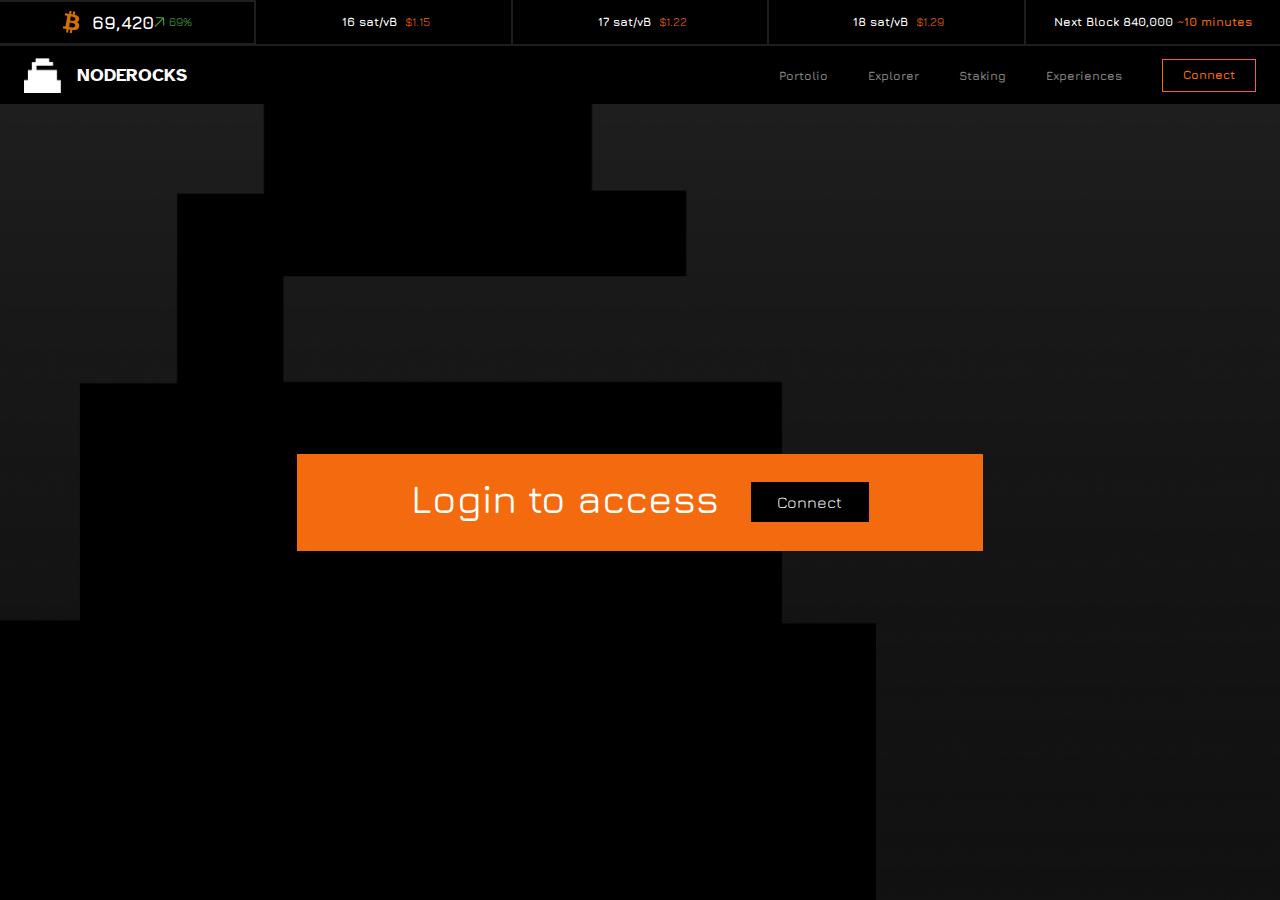
<file: staking-page.html>
<!doctype html>
<html lang="en">

<head>
    <meta charset="utf-8">
    <meta name="viewport" content="width=device-width, initial-scale=1">
    <link rel="shortcut icon" href="./Assets/image/favicon.png" type="image/x-icon">
    <title>Staking Page</title>
    <link href="https://cdn.jsdelivr.net/npm/bootstrap@5.3.3/dist/css/bootstrap.min.css" rel="stylesheet"
        integrity="sha384-QWTKZyjpPEjISv5WaRU9OFeRpok6YctnYmDr5pNlyT2bRjXh0JMhjY6hW+ALEwIH" crossorigin="anonymous">
    <link rel="stylesheet" href="./Assets/css/style.css">
    <link rel="stylesheet" href="./Assets/css/root.css">

</head>

<body>
    <div class="min-h-screen d-flex flex-column">
        <div class="bg-dark-gray d-none d-md-block pb_1 ">
            <div class="d-flex align-items-center justify-content-center gap_2">
                <div
                    class="bg-black gap-lg-2 d-inline-flex bitcoin-counter flex-column flex-lg-row align-items-center justify-content-center">
                    <img width="18" height="26" src="./Assets/image/bitcoin-symbol.png" alt="">
                    <div class="d-flex">
                        <p class="ff-jura text-white text-3xl ms-1 fw-bolder">69,420</p>
                        <span class="d-flex align-items-center gap-1">
                            <img src="./Assets/image/Arrow-Up.svg" alt="">
                            <p class="text-base text_green ff-jura text-base ">69%</p>
                        </span>
                    </div>
                </div>
                <div
                    class="bg-black gap-xl-2 flex-column flex-lg-row d-inline-flex  sat-counter align-items-center justify-content-center">
                    <p class="ff-jura text-white text-base ms-xl-1 fw-bolder">16 sat/vB</p>
                    <p class="text-base text_orange ff-jura text-base ">$1.15</p>
                </div>
                <div
                    class="bg-black gap-xl-2 flex-column flex-lg-row d-inline-flex sat-counter-2 align-items-center justify-content-center">
                    <p class="ff-jura text-white text-base ms-1 fw-bolder">17 sat/vB</p>
                    <p class="text-base text_orange ff-jura text-base ">$1.22</p>
                </div>
                <div
                    class="bg-black gap-xl-2 flex-column flex-lg-row d-inline-flex sat-counter-3 align-items-center justify-content-center">
                    <p class="ff-jura text-white text-base ms-1 fw-bolder">18 sat/vB</p>
                    <p class="text-base text_orange ff-jura text-base ">$1.29</p>
                </div>
                <div class="bg-black next-block-nav">
                    <p class="ff-jura text-base text-white text-center text-xl-normal fw-bolder">Next Block 840,000
                        <span class="text_orange d-block d-lg-inline-flex">~10
                            minutes</span>
                    </p>
                </div>
            </div>
        </div>
        <div class="bg-black">
            <nav id="nav" class="container container-main">
                <div class="d-flex align-items-center justify-content-between px-4">
                    <a href="/" class="d-flex align-items-center gap-3 ">
                        <img width="37" height="35" src="./Assets/image/noderocks-logo.png" class="" alt="">
                        <p class="text-white ff-atinkson text-3xl fw-bolder d-none d-md-block">NODEROCKS</p>
                    </a>
                    <div id="nav_bar" class="d-flex flex-column justify-content-start w_100 w-md-auto overflow-auto">
                        <div class="d-flex flex-column align-items-center w-100">
                            <div id="counter-nav" class="bg-dark-gray w_100  d-md-none">
                                <div class="d-flex align-items-center gap_ 2 flex-column">
                                    <div
                                        class="bg-black gap-lg-2 d-inline-flex bitcoin-counter-mobile  align-items-center justify-content-center">
                                        <img width="18" height="26" src="./Assets/image/bitcoin-symbol.png" alt="">
                                        <div class="d-flex">
                                            <p class="ff-jura text-white text-3xl ms-1 fw-bolder">69,420</p>
                                            <span class="d-flex align-items-center gap-1">
                                                <img src="./Assets/image/Arrow-Up.svg" alt="">
                                                <p class="text-base text_green ff-jura text-base ">69%</p>
                                            </span>
                                        </div>
                                    </div>
                                    <div class="d-flex w-100 justify-content-center gap_2  counter-mobile-parent">
                                        <div
                                            class="bg-black gap-xl-2 flex-column flex-lg-row d-inline-flex  sat-counter-mobile align-items-center justify-content-center">
                                            <p class="ff-jura text-white text-base ms-xl-1 fw-bolder">16 sat/vB</p>
                                            <p class="text-base text_orange ff-jura text-base ">$1.15</p>
                                        </div>
                                        <div
                                            class="bg-black gap-xl-2 flex-column flex-lg-row d-inline-flex sat-counter-2 align-items-center justify-content-center">
                                            <p class="ff-jura text-white text-base ms-1 fw-bolder">17 sat/vB</p>
                                            <p class="text-base text_orange ff-jura text-base ">$1.22</p>
                                        </div>
                                        <div
                                            class="bg-black gap-xl-2 flex-column flex-lg-row d-inline-flex sat-counter-3 align-items-center justify-content-center">
                                            <p class="ff-jura text-white text-base ms-1 fw-bolder">18 sat/vB</p>
                                            <p class="text-base text_orange ff-jura text-base ">$1.29</p>
                                        </div>
                                    </div>
                                    <div class="w-100">
                                        <div class="bg-black next-block-nav-mobile">
                                            <p class="ff-jura text-base text-white text-center  fw-bolder">Next
                                                Block
                                                840,000
                                                <span class="text_orange d-md-block d-inline-flex">~10
                                                    minutes</span>
                                            </p>
                                        </div>
                                    </div>
                                </div>
                            </div>
                            <ul class="d-flex align-items-center flex-column flex-md-row  gap-40 nav-bar">
                                <li class=" py-5 py-md-0 nav-bar-link w-100 text-center">
                                    <a class="text-light-gray text-base ff-jura fw-bolder  " href="">Portolio</a>
                                </li>
                                <li class=" py-5 py-md-0 nav-bar-link w-100 text-center">
                                    <a class="text-light-gray text-base ff-jura fw-bolder" href="">Explorer</a>
                                </li>
                                <li class=" py-5 py-md-0 nav-bar-link w-100 text-center">
                                    <a class="text-light-gray text-base ff-jura fw-bolder"
                                        href="./staking-page.html">Staking</a>
                                </li>
                                <li class=" py-5 py-md-0 w-100 text-center">
                                    <a class="text-light-gray text-base ff-jura fw-bolder " href="">Experiences</a>
                                </li>
                                <button type="button"
                                    class="text_orange ff-jura fw-bolder text-base nav-connect-btn d-none d-md-block">Connect</button>
                            </ul>
                            <button onclick="openNav()" class="mobile-nav-close-btn d-md-none"><img
                                    src="./Assets/image/connect-wallet-close-btn.svg" alt=""></button>
                        </div>
                    </div>
                    <div class="d-flex gap-4 d-md-none">
                        <button id="menu-btn" onclick="openNav()"
                            class="ff-jura text-light-gray nav-menu-btn">Menu</button>
                        <button type="button"
                            class="text_orange ff-jura fw-bolder text-base nav-connect-btn z-1 ">Connect</button>
                    </div>
                </div>
            </nav>
        </div>
        <div class="bg-dark-gray noderock-bg   d-flex align-items-center flex-grow-1">
            <div class="container container-main  ">
                <div class="  d-flex align-items-center justify-content-center">
                    <div class="">
                        <div
                            class="login-access-btn bg_orange  align-items-center d-inline-flex flex-column flex-md-row">
                            <h2 class="text-white ff-jura  ">Login to access</h2>
                            <button type="button" data-bs-toggle="modal" data-bs-target="#exampleModal"
                                class="text-white bg-black ff-jura login-connect-btn">Connect</button>
                            <!-- modal -->
                            <div class="connect-wallet">
                                <div class="modal fade" id="exampleModal" tabindex="-1"
                                    aria-labelledby="exampleModalLabel" aria-hidden="true">
                                    <div class="modal-dialog modal-dailog-centered">
                                        <div class="modal-content">
                                            <div class="modal-header">
                                                <h1 class="modal-title text-3xl text-white ff-jura fw-bolder"
                                                    id="exampleModalLabel">
                                                    Connect
                                                    wallet</h1>
                                                <button type="button" class="btn-close" data-bs-dismiss="modal"
                                                    aria-label="Close"></button>
                                            </div>
                                            <div class="modal-body">
                                                <div
                                                    class="bg-dark-gray d-flex align-items-center justify-content-between  modal-connect-body">
                                                    <span class="d-flex align-items-center gap-2 md:gap-3">
                                                        <img width="36" height="36" class="wallet-icons"
                                                            src="./Assets/image/wallet-leather-icon.png" alt="">
                                                        <p class="text-white ff-jura text-3xl ">Leather</p>
                                                    </span>
                                                    <a href="./staking-dashboard.html"
                                                        class="text-white bg_orange ff-jura fw-bolder">Connect</a>
                                                </div>
                                                <div
                                                    class="bg-dark-gray d-flex align-items-center justify-content-between modal-connect-body mt-2">
                                                    <span class="d-flex align-items-center gap-2 md:gap-3">
                                                        <img width="36" height="36" class="wallet-icons"
                                                            src="./Assets/image/wallet-Xverse-icon.png" alt="">
                                                        <p class="text-white ff-jura text-3xl">Xverse</p>
                                                    </span>
                                                    <a href="./staking-dashboard.html"
                                                        class="text-white bg_orange ff-jura fw-bolder">Connect</a>
                                                </div>
                                                <div
                                                    class="bg-dark-gray d-flex align-items-center justify-content-between  modal-connect-body mt-2">
                                                    <span class="d-flex align-items-center gap-2 md:gap-3">
                                                        <img width="26" height="26"
                                                            src="./Assets/image/wallet-Okx-icon.png"
                                                            class="wallet-icons" alt="">
                                                        <p class="text-white ff-jura text-3xl">UniSat</p>
                                                    </span>
                                                    <a href="./staking-dashboard.html"
                                                        class="text-white bg_orange ff-jura fw-bolder">Connect</a>
                                                </div>
                                                <div
                                                    class="bg-dark-gray d-flex align-items-center justify-content-between modal-connect-body mt-2">
                                                    <span class="d-flex align-items-center gap-2 md:gap-3">
                                                        <img width="26" height="26"
                                                            src="./Assets/image/wallet-unisat-icon.png"
                                                            class="wallet-icons" alt="">
                                                        <p class="text-white ff-jura text-3xl">OKX</p>
                                                    </span>
                                                    <a href="./staking-dashboard.html"
                                                        class="text-white bg_orange ff-jura fw-bolder">Connect</a>
                                                </div>
                                            </div>
                                        </div>
                                    </div>
                                </div>
                            </div>
                        </div>
                    </div>
                </div>
            </div>
        </div>
    </div>
    <script src="https://cdn.jsdelivr.net/npm/bootstrap@5.3.3/dist/js/bootstrap.bundle.min.js"
        integrity="sha384-YvpcrYf0tY3lHB60NNkmXc5s9fDVZLESaAA55NDzOxhy9GkcIdslK1eN7N6jIeHz"
        crossorigin="anonymous"></script>
    <script>
        function openNav() {
            const NavBar = document.getElementById("nav_bar")
            document.body.classList.toggle("overflow_hidden");
            const menuBtn = document.getElementById("menu-btn");
            const CounterNav = document.getElementById("counter-nav");
            CounterNav.classList.toggle("left_0")
            if (NavBar.classList.toggle("left_0")) {
                menuBtn.innerText = "Close Menu";
            }
            else {
                menuBtn.innerText = "Menu";
            }
        }
    </script>
</body>

</html>
</file>
<file: Assets/css/root.css>
:root {
    --fs-xs: 12px;
    --fs-sm: 14px;
    --fs-base: 18px;
    --fs-3xl: 24px;
    --fs-5xl: 32px;
    --bg-orange: #f46a0f;
    --bg-dark-gray: #1e1e1e;
    --bg-gray: #111110;
    --text-green: #48A838;
    --gap-2: 2px;
    --light-gray: #808080;
    --gap-40: 90px;

}

.gap_2 {
    gap: 2px;
}
.text-5xl{
    font-size: var(--fs-5xl);
}
.my_2{
    margin: 2px  0 2px 0 ;
}
.bg_gray{
    background: var(--bg-gray);
}

.bg-dark-gray {
    background-color: var(--bg-dark-gray);
}

.text_green {
    color: var(--text-green);
}

.text-light-gray {
    color: var(--light-gray);
}

.text_orange {
    color: var(--bg-orange);
}

.text-sm {
    font-size: var(--fs-sm);
}

.text-base {
    font-size: var(--fs-base);
}

.bg_orange {
    background: var(--bg-orange);
}

.text-3xl {
    font-size: var(--fs-3xl);
}







@media (max-width:1440px) {
    :root {
        --fs-xs: 12px;
        --fs-sm: 14px;
        --fs-base: 16px;
        --fs-3xl: 24px;
        --bg-orange: #f46a0f;
        --bg-dark-gray: #1e1e1e;
        --bg-gray: #111110;
        --text-green: #48A838;
        --gap-2: 2px;
        --light-gray: #808080;
        --gap-40: 40px;

    }
}

@media (max-width:1300px) {
    :root {
        --fs-xs: 12px;
        --fs-sm: 14px;
        --fs-base: 12px;
        --fs-3xl: 18px;
        --bg-orange: #f46a0f;
        --bg-dark-gray: #1e1e1e;
        --bg-gray: #111110;
        --text-green: #48A838;
        --gap-2: 2px;
        --light-gray: #808080;
        --gap-40: 40px;

    }
}

@media (max-width:1024px) {
    :root {
        --fs-xs: 12px;
        --fs-sm: 14px;
        --fs-base: 12px;
        --fs-3xl: 16px;
        --bg-orange: #f46a0f;
        --bg-dark-gray: #1e1e1e;
        --bg-gray: #111110;
        --text-green: #48A838;
        --gap-2: 2px;
        --light-gray: #808080;
        --gap-40: 40px;

    }
}

@media (max-width:576px) {
    :root {
        --fs-xs: 12px;
        --fs-sm: 14px;
        --fs-3xl: 18px;
        --bg-orange: #f46a0f;
        --bg-dark-gray: #1e1e1e;
        --bg-gray: #111110;

    }
}
</file>
<file: Assets/css/style.css>
@import url('https://fonts.googleapis.com/css2?family=Jura:wght@300..700&display=swap');

@import url('https://fonts.googleapis.com/css2?family=Atkinson+Hyperlegible:ital,wght@0,400;0,700;1,400;1,700&display=swap');

* {
    margin: 0;
    padding: 0;
    box-sizing: border-box;
    text-decoration: none !important;
    list-style: none;
}

h1,
h2,
p {
    margin-bottom: 0 !important;
}

ul {
    padding-left: 0 !important;
    margin-bottom: 0 !important;
}

.container-main {
    max-width: 1440px !important;
}

.ff-atinkson {
    font-family: "Atkinson Hyperlegible", sans-serif;
}

.ff-jura {
    font-family: "Jura", sans-serif;
}

.filter-menu {
    max-width: 212px !important;
}

.filter-menu .accordion::-webkit-scrollbar {
    display: none;
}

.filter-menu .accordion {
    --bs-accordion-bg: black !important;
    --bs-accordion-border-color: transparent !important;
    border: 0px solid transparent !important;
    padding-bottom: 60px;
    overflow-y: auto !important;
    overflow-x: hidden !important;
    max-height: 500px !important;
}

.filter-heading {
    padding: 19px 8px 19px 0;
}

.filter-menu .accordion .accordion-item,
.accordion-button {
    padding-left: 8px !important;
    padding-right: 8px;
    color: white !important;
}

.filter-menu .accordion .accordion-button:not(.collapsed),
.accordion-button:focus {
    box-shadow: none !important;
}

.filter-menu .accordion .accordion-button {
    padding: 11px 27px 11px 16px !important;
    background: var(--bg-gray) !important;
    width: 196px !important;
    color: #808080 !important;
}

.filter-menu .accordion .accordion-button::after {
    background-image: url("../image/drop-down-arrow.svg") !important;
    background-size: 1rem !important;
    background-position: center;
}

.noderock-bg {
    background-image: url("../image/noderock-background-img.png");
    background-position: center;
    background-size: cover;
    background-repeat: no-repeat;
}


.min-h-screen {
    height: 100vh;
}

.login-access-btn {
    padding: 28.5px 114px 28.5px 114px;
}

.login-access-btn h2 {
    font-size: 40px;

}

.login-access-btn .login-connect-btn {
    padding: 7.5px 27px 8.5px 26.5px;
    border: none;
    margin-left: 32px;
    transition: all 500ms;
}

.login-connect-btn:hover {
    background: white !important;
    color: #f46a0f !important;
    -webkit-text-stroke: 1px;
    /* border: 2px solid black !important; */
}



.connect-wallet .modal-content {
    background: black !important;
    top: 50px !important;
}

.connect-wallet .btn-close,
.btn-close:focus {
    background-image: url("../image/connect-wallet-close-btn.svg");
    box-shadow: none;
    transition: all 500ms;
}

.connect-wallet .modal-header {
    border-bottom: 0 !important;
}

.connect-wallet .modal-body {
    padding: 8px 24px 24px 24px !important;
}

.modal-connect-body {
    padding: 31.5px 24px 31.5px 24px;
}

.connect-wallet .modal.fade .modal-dialog {
    transform: translate(0, 0);
}

.connect-wallet .modal-body a {
    padding: 8.5px 24.5px 8.5px 24.5px;
    border: 2px solid var(--bg-orange);
    transition: all 300ms;
}

.connect-wallet .modal-body a:hover {
    border: 2px solid var(--bg-orange) !important;
    background: transparent;
    color: #f46a0f !important;
}



.bitcoin-counter {
    /* padding: 2px 89.5px 2px 80.5px; */
    max-width: 343px;
    width: 100%;
    padding: 2px 0 2px 0;
}

.bitcoin-counter p {
    padding: 5px 0 5px 0;
}

.sat-counter {
    /* padding: 11.5px 57.8px 11.5px 57.8px; */
    max-width: 268px;
    width: 100%;
    padding: 12.5px 0 13.5px 0;
}


.sat-counter-2 {
    max-width: 268px;
    width: 100%;
    padding: 12.5px 0 13.5px 0;
}

.sat-counter-3 {
    max-width: 268px;
    width: 100%;
    padding: 12.5px 0 13.5px 0;
}

.next-block-nav {
    max-width: 383px;
    width: 100%;
    padding: 12.5px 0 13.5px 0;
}

#nav {
    padding: 11.5px 0 11.5px 0;
    z-index: 2;
}

.nav-connect-btn {
    background: transparent;
    border: 1px solid var(--bg-orange);
    padding: 6.5px 20px 6.5px 20px;
    transition: all 500ms ease;
}

.nav-menu-btn {
    font-size: 16px;
    border: none;
    background: transparent;
    z-index: 1;
    transition: all 500ms ease;
}

.pb_1 {
    padding-bottom: 2px;
}



#counter-nav {
    transition: all 600ms;
}

.left_0 {
    left: 0 !important;
}

.overflow_hidden {
    overflow: hidden;
}

.d_none {
    display: none;
}

.-left_100 {
    left: -100%;
}

.mobile-nav-close-btn {
    background: transparent;
    border: none;
}

.gap-40 {
    gap: 40px;
}

.landing-page-heading {
    font-size: 216px;
}

.nav-bar li a {
    transition: all 500ms;
}

.nav-bar li a:hover {
    color: #f46a0f;
}

.nav-connect-btn:hover {
    background: #f46a0f;
    color: white;
}

.login-access-btn h2 {
    margin-top: -8px;
}


.nav-menu-btn:hover {
    color: #f46a0f;
}

.connect-wallet .modal-content {
    top: 130px !important;
}

.my-staking-box {
    max-width: 390px;
    width: 100%;
}

.my-staking-box p {
    padding: 5px 0 5px 0;
}

.allocation-power-box {
    max-width: 390px;
    width: 100%;
}

.portfolio-value-box {
    padding: 10px 0 10px 0;
    max-width: 800px;
    width: 100%;
}

.stake-tabs .nav-tabs {
    border-bottom: none !important;
}

.stake-tabs .nav-tabs .nav-link {
    color: #808080;
    background-color: #111110 !important;
    border-top: none !important;
    border-left: none !important;
    border-right: none !important;
    border-radius: 0 !important;
}

.stake-tabs .nav-tabs .nav-link.active {
    border-bottom: 1px solid #f46a0f !important;
    background-color: black !important;
    color: white;
}

.stake-tabs .nav-link {
    padding: 16.5px 0 16.5px 0 !important;
    max-width: 460px !important;
    width: 100%;
}

.stake-tabs .nav-tabs .nav-link {
    border-bottom: 1px solid white !important;
}

.unstaked-box {
    padding: 23.5px;
    background: #0D0D0E;
    max-width: 192px;
}

.unstaked-box .stake-btn {
    padding: 1.5px 0 1.5px 0;
    border: 1px solid #f46a0f;
}

.unstaked-box .update-hashrate-btn {
    padding: 1.5px 0 1.5px 0;
    border: 1px solid #f46a0f;
}

.col {
    padding: 0;
}

.portfolio-value-box button {
    padding: 10px 20px 10px 20px;
    border: 1px solid #f46a0f;
    font-size: 18px;
}

.stake-btn {
    transition: all 500ms;
}

.stake-btn:hover {
    background: white;
    color: #f46a0f !important;
}

.update-hashrate-btn {
    transition: all 500ms;
}

.update-hashrate-btn:hover {
    background: #f46a0f !important;
    color: black;
}


@media (max-width:767px) {
    #nav_bar {
        position: fixed;
        z-index: 5;
        top: 58px;
        left: -100%;
        height: calc(100vh - 58px);
        width: 100%;
        background-color: #111110cf;
        backdrop-filter: blur(20px);
        /* opacity: 80%; */
        align-items: center;
        justify-content: center;
        flex-direction: column;
        transition: all 500ms ease-in-out;
    }

    .login-access-btn .login-connect-btn {
        margin-left: 20px;
        /* margin-top: 20px; */
    }



    .nav-bar li a {
        color: white;
        font-size: 18px;
        /* padding: 0px 120px 34px 120px; */


    }

    .bitcoin-counter-mobile {
        max-width: 760px;
        width: 100%;
        padding: 11px 0 11px 0;
        margin-top: 1px;
    }

    .sat-counter-mobile {
        width: 100%;
        max-width: 780px;
    }

    .sat-counter-mobile p {
        font-size: 18px;
    }

    .sat-counter-2 p {
        font-size: 18px;
    }

    .sat-counter-3 p {
        font-size: 18px;
    }

    .next-block-nav-mobile {
        max-width: 793px;
        width: 100%;
        padding: 11.5px 0 11.5px 0;
    }

    .counter-mobile-parent {
        height: 50px;
        margin-top: 1px;
        margin-bottom: 2px;
    }

    .next-block-nav-mobile p {
        font-size: 18px;
    }

    .w_100 {
        width: 100%;
    }

    .gap-40 {
        gap: 0px;
    }

    .nav-bar-link {
        border-bottom: 1px solid #808080;
        padding: 0 120px 0 120px;
    }

    .mobile-nav-close-btn {
        margin-bottom: 34px;
    }

    .allocation-power-box p {
        font-size: 18px;
    }

    .my-staking-box p {
        font-size: 18px;
        padding-bottom: 8px;
    }


}


@media (max-width:576px) {
    .login-access-btn {
        padding: 10px 30px 10px 30px;
    }

    .login-access-btn h2 {
        font-size: 22px;
    }

    .login-access-btn .login-connect-btn {
        margin-left: 0;
        margin-top: 10px;
    }

    .modal-connect-body {
        padding: 11.5px 20px 11.5px 20px;
    }

    .connect-wallet .modal-body button {
        margin-top: 5px;
        padding: 5.5px 12.5px 5.5px 12.5px;
    }

    .connect-wallet .modal-body {
        padding: 8px 9px 8px 9px !important;
    }

    .wallet-icons {
        width: 20px;
        height: 20px;
    }

    .connect-wallet .modal-content {
        top: 130px !important;
    }

    .landing-page-heading {
        font-size: 106px;
    }

    .portfolio-value-box {
        padding: 19.5px 0 19.5px 0;
    }
}
</file>
